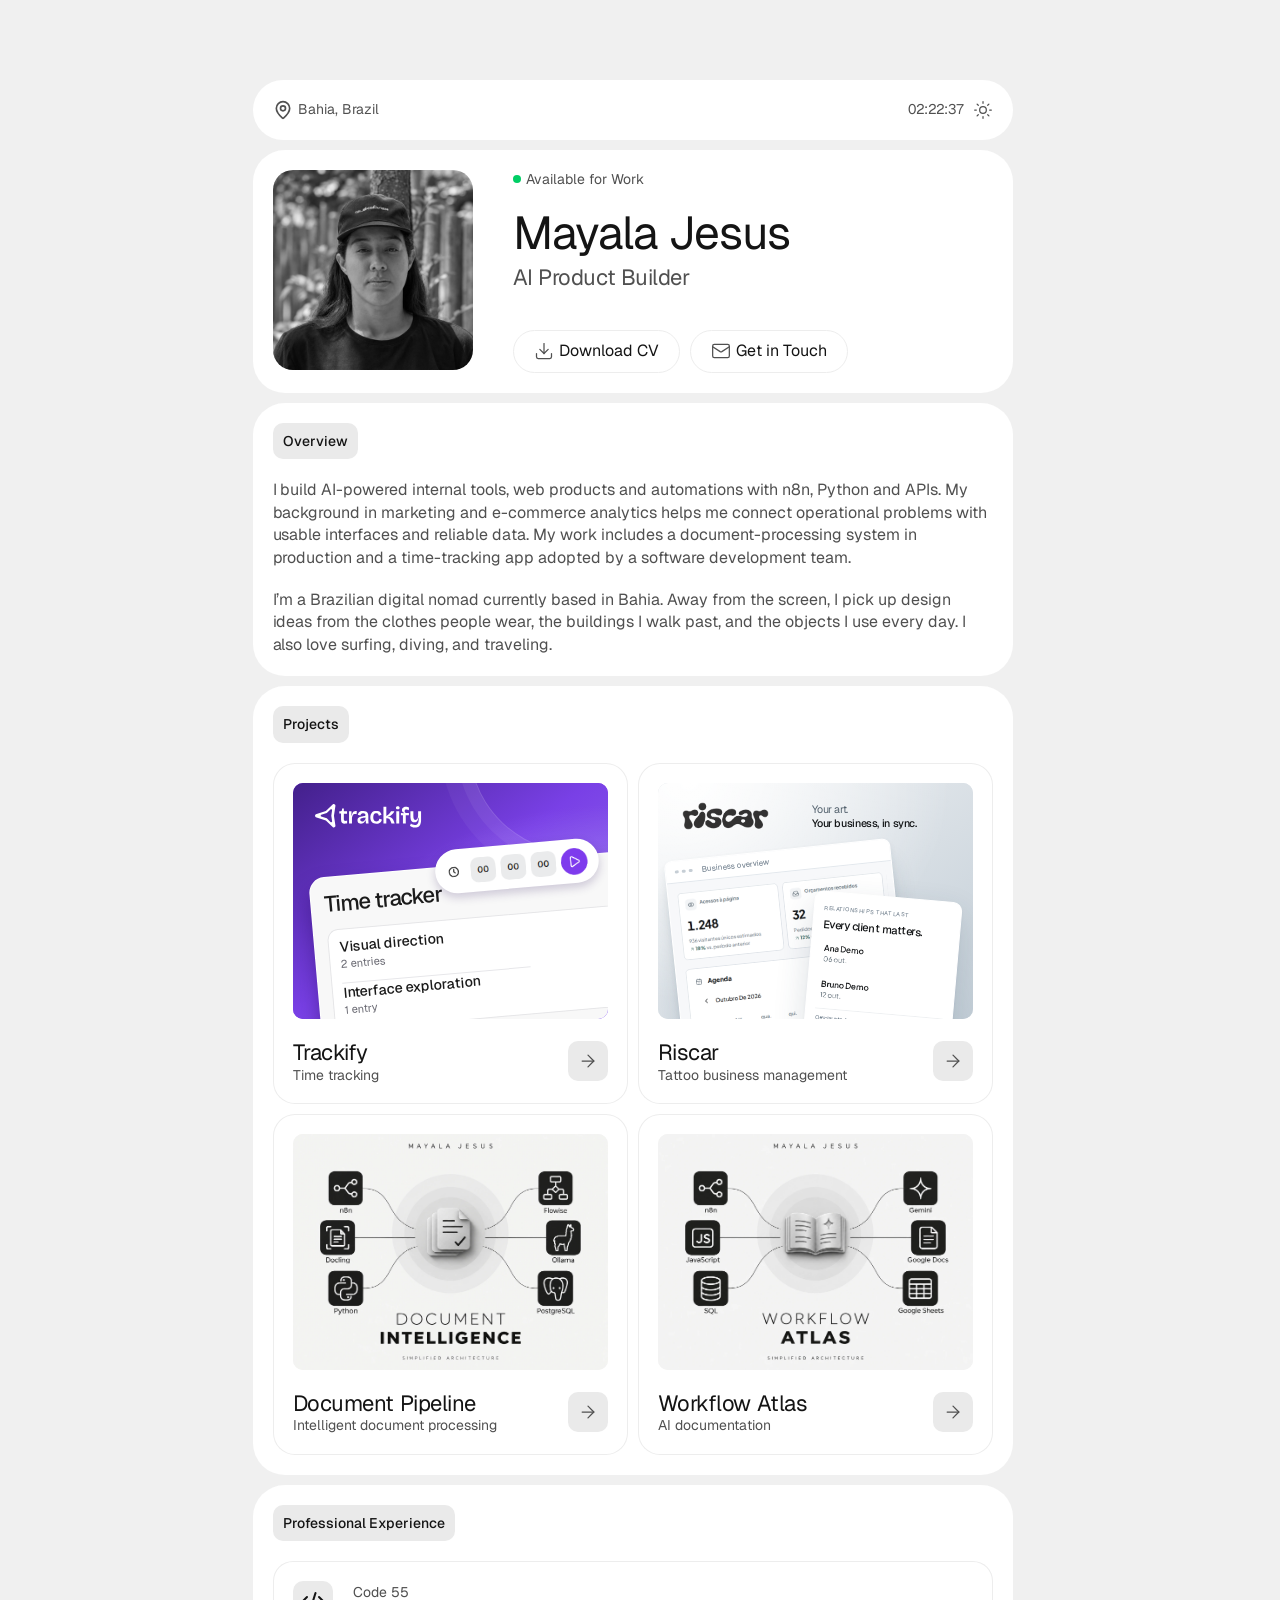
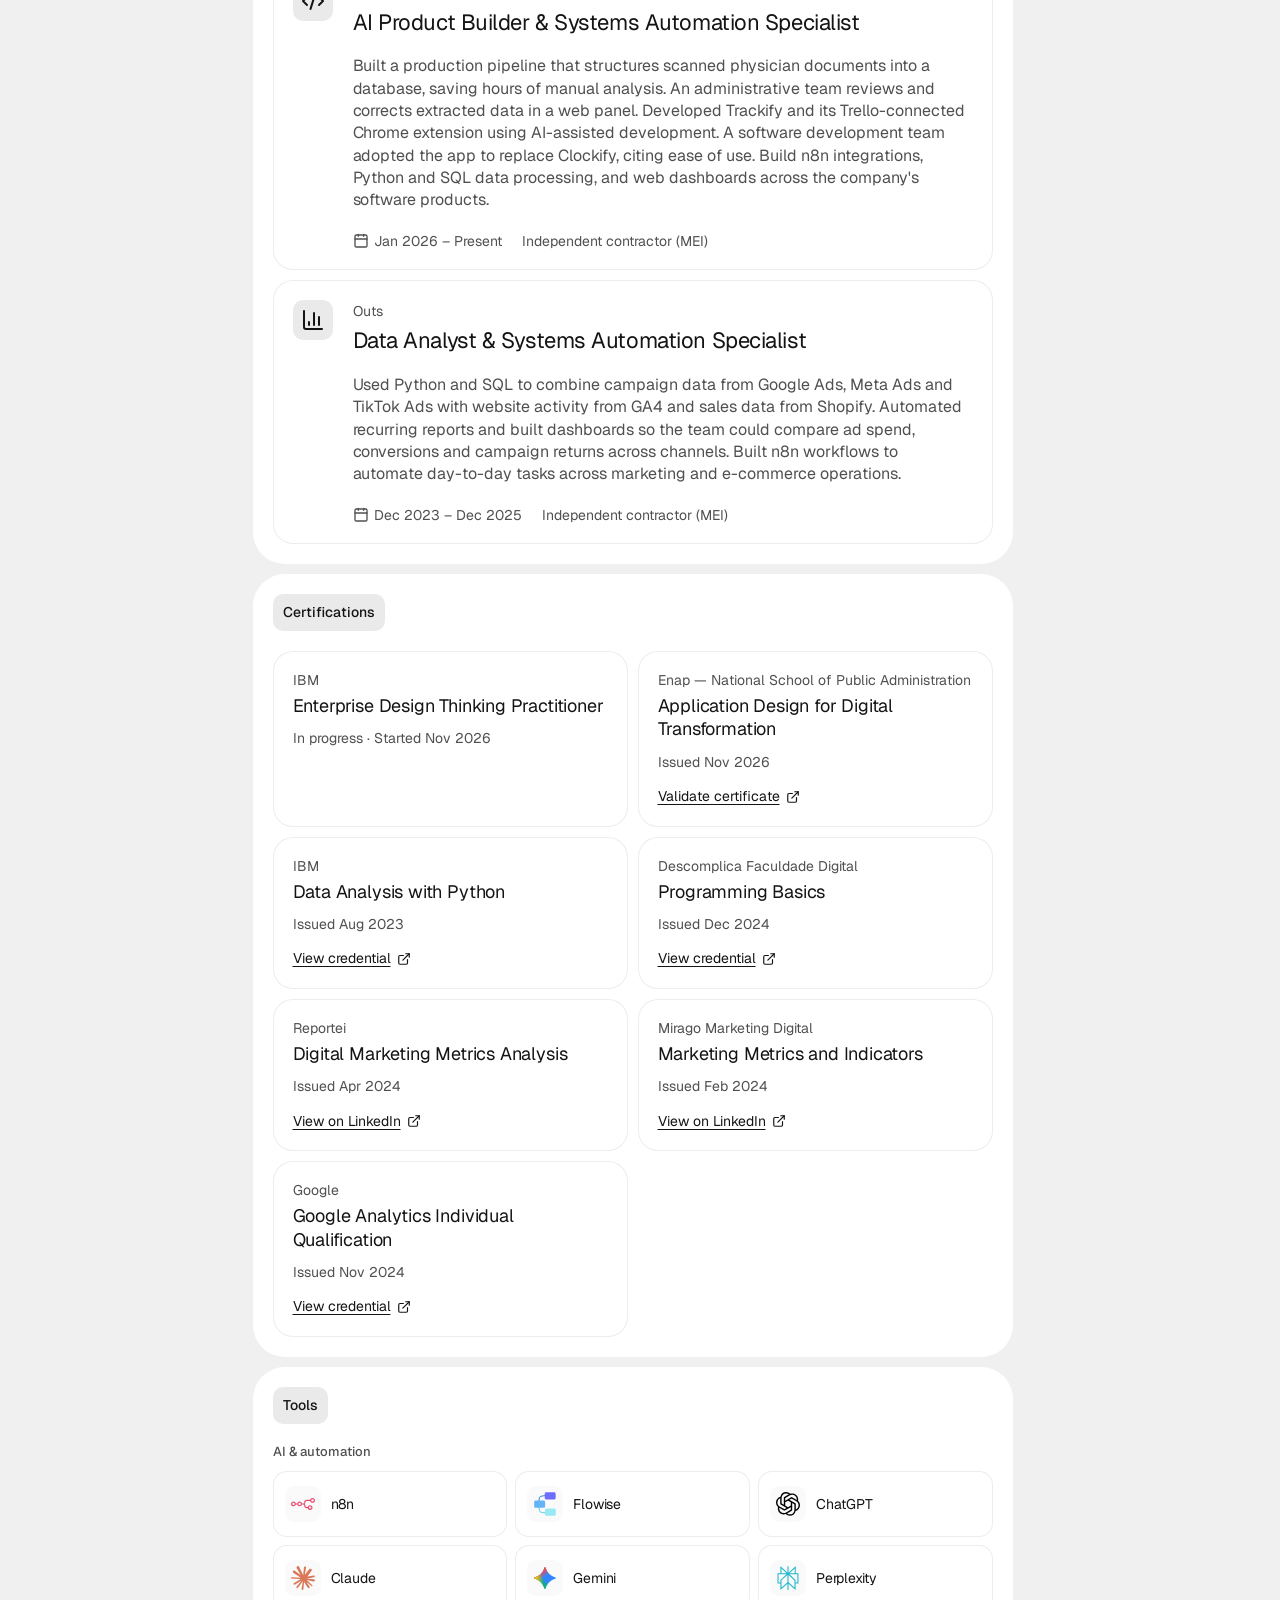
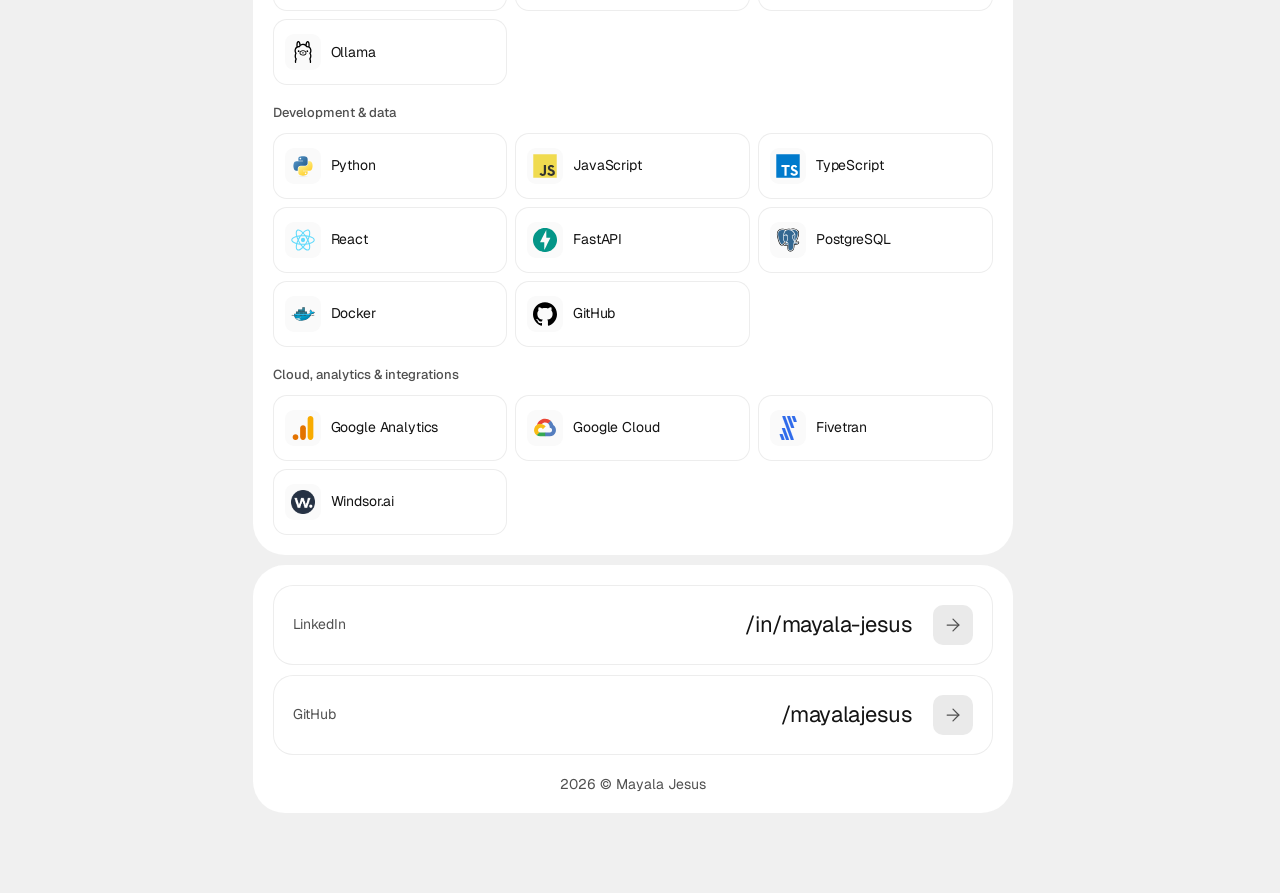
<file: index.html>
<!doctype html>
<html lang="en" data-theme="light">
<head>
  <meta charset="UTF-8"/>
  <meta name="viewport" content="width=device-width, initial-scale=1"/>
  <meta name="theme-color" content="#f0f0f0"/>
  <meta name="description" content="AI-powered internal tools, web products and automations. Explore Mayala Jesus’s work in product development, document intelligence and systems automation."/>
  <link rel="preload" href="/fonts/geist-regular.woff2" as="font" type="font/woff2" crossorigin/>
  <title>Mayala Jesus — AI Product Builder</title>
  <script>
    try {
      const preference = localStorage.getItem("portfolio-theme");
      if (preference === "dark" || (!preference && matchMedia("(prefers-color-scheme: dark)").matches)) {
        document.documentElement.dataset.theme = "dark";
        document.querySelector('meta[name="theme-color"]').content = "#141414";
      }
    } catch { /* The light theme works without storage. */ }
  </script>
  <script type="module" crossorigin src="/assets/index-BPAJ7MoP.js"></script>
  <link rel="stylesheet" crossorigin href="/assets/index-6wSZ3mUu.css">
<link rel="canonical" href="https://mayalajesus.github.io/"/>
<meta property="og:title" content="Mayala Jesus — AI Product Builder"/>
<meta property="og:description" content="AI-powered internal tools, web products and automations. Explore Mayala Jesus’s work in product development, document intelligence and systems automation."/>
<meta property="og:url" content="https://mayalajesus.github.io/"/>
<meta property="og:type" content="website"/>
</head>
<body><div id="root"></div></body>
</html>
</file>
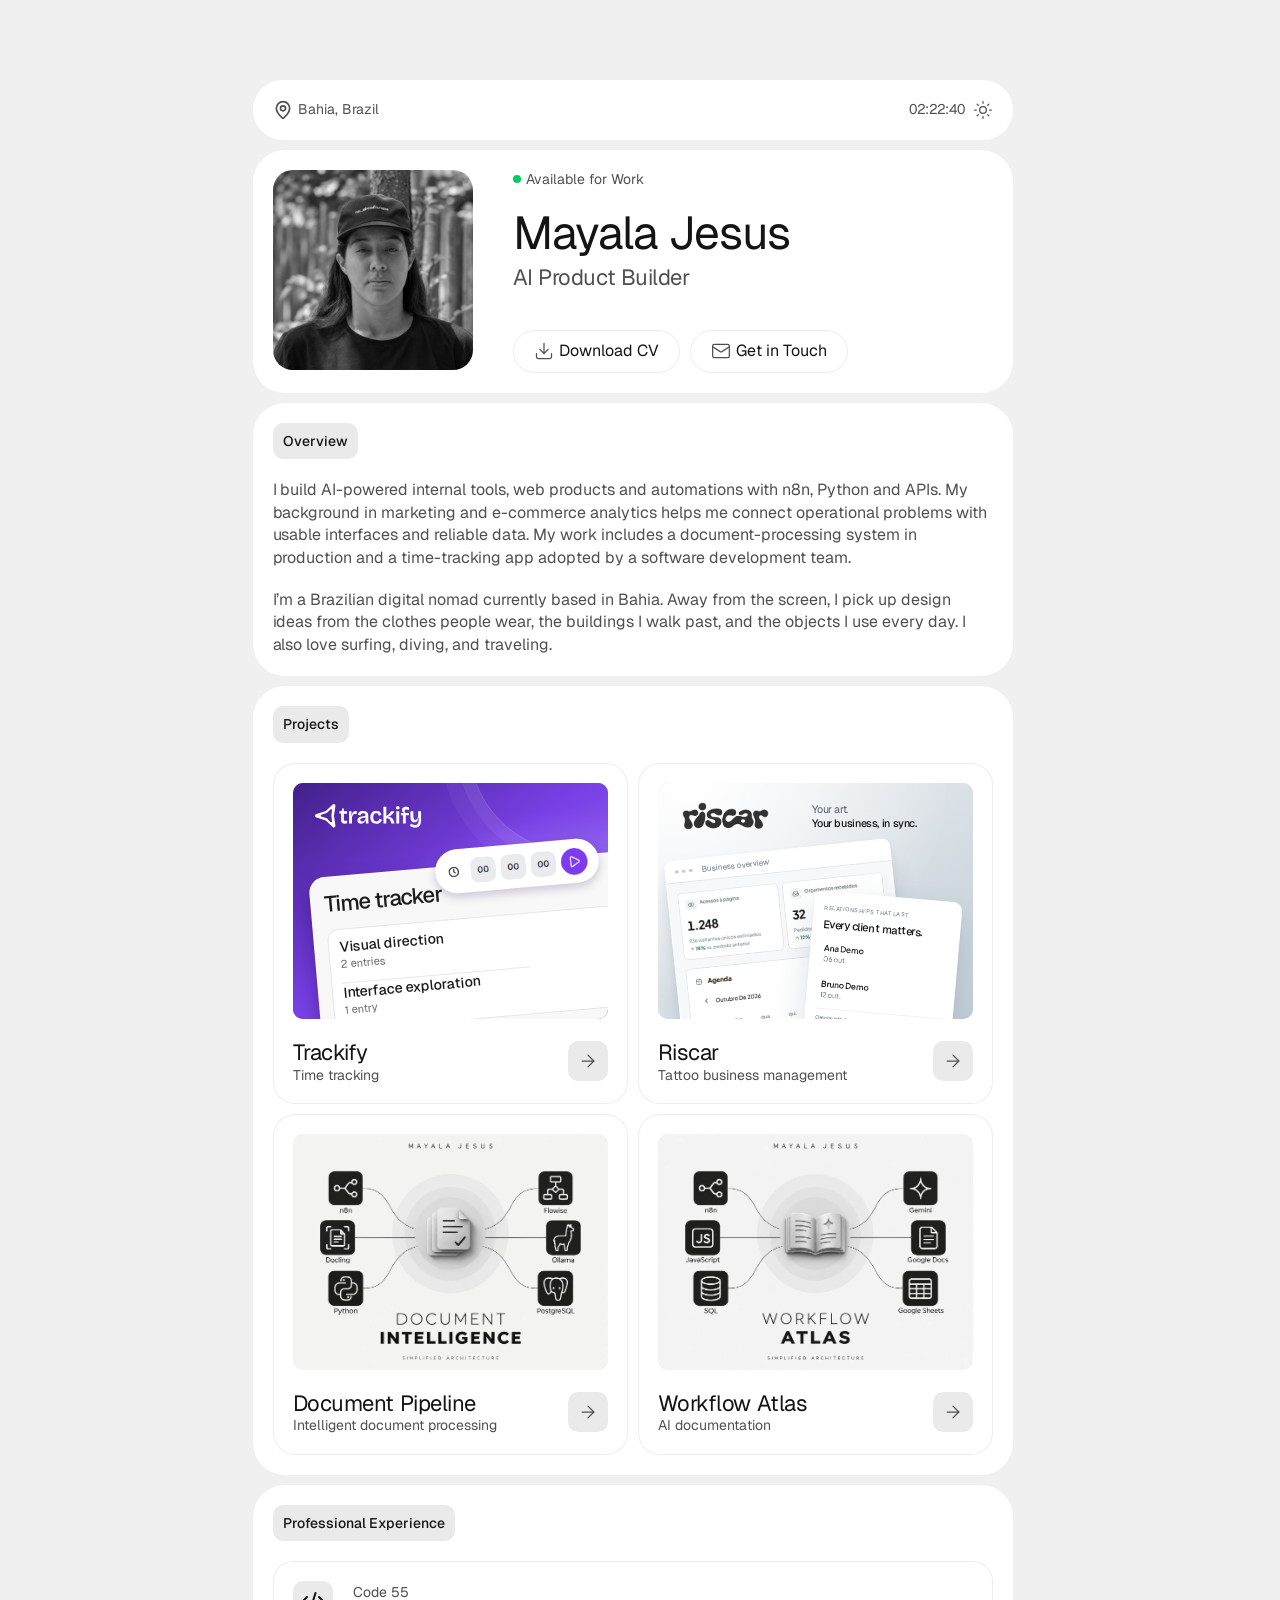
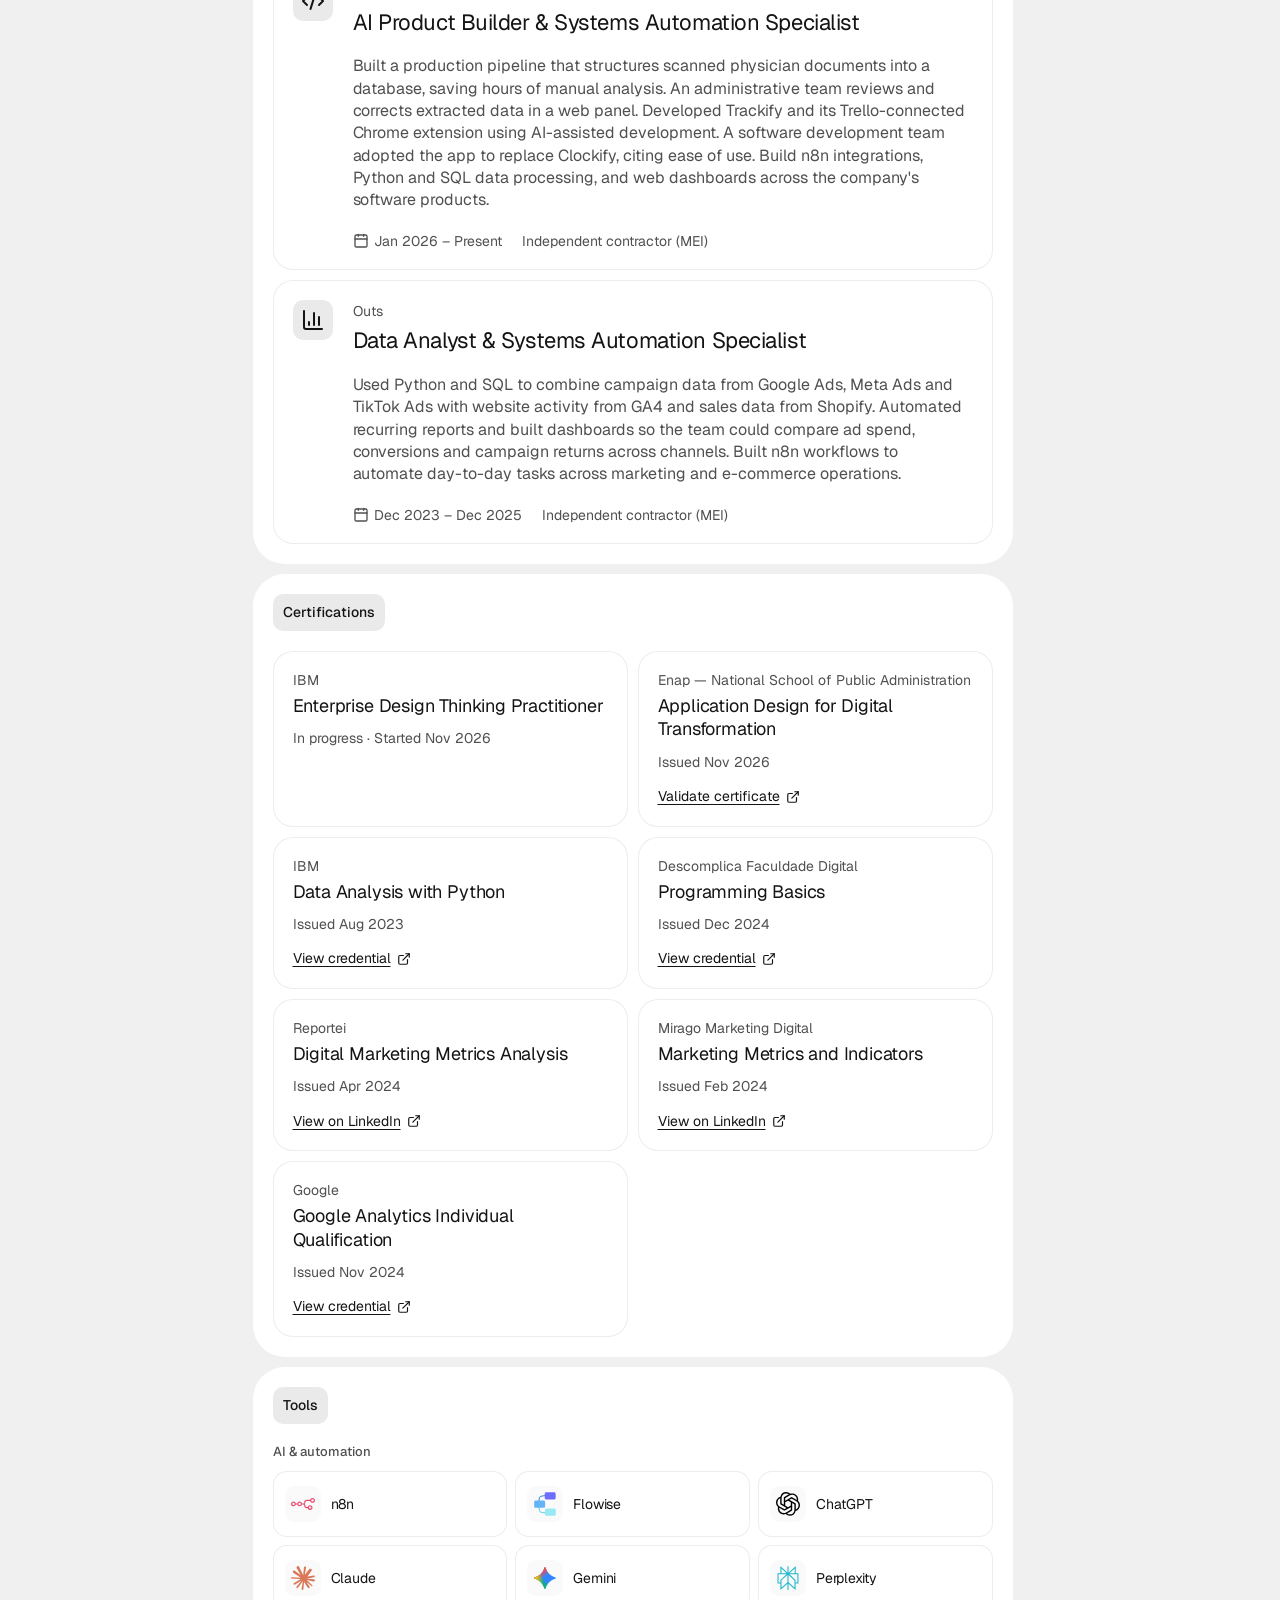
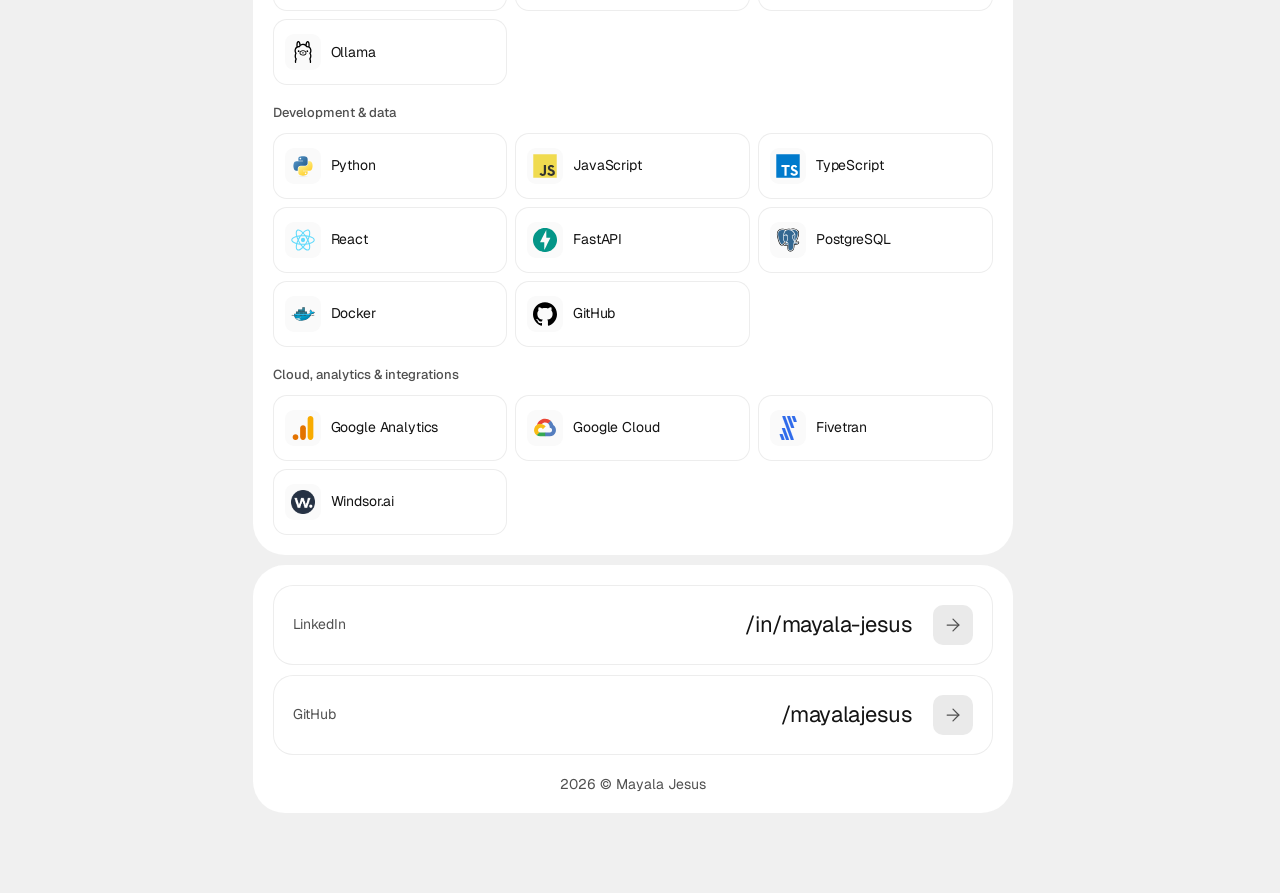
<file: projects/document-pipeline/index.html>
<!doctype html>
<html lang="en" data-theme="light">
<head>
  <meta charset="UTF-8"/>
  <meta name="viewport" content="width=device-width, initial-scale=1"/>
  <meta name="theme-color" content="#f0f0f0"/>
  <meta name="description" content="Turn scanned physician documents into structured records with local AI, validation and human review."/>
  <link rel="preload" href="/fonts/geist-regular.woff2" as="font" type="font/woff2" crossorigin/>
  <title>Document Pipeline — Mayala Jesus</title>
  <script>
    try {
      const preference = localStorage.getItem("portfolio-theme");
      if (preference === "dark" || (!preference && matchMedia("(prefers-color-scheme: dark)").matches)) {
        document.documentElement.dataset.theme = "dark";
        document.querySelector('meta[name="theme-color"]').content = "#141414";
      }
    } catch { /* The light theme works without storage. */ }
  </script>
  <script type="module" crossorigin src="/assets/index-BPAJ7MoP.js"></script>
  <link rel="stylesheet" crossorigin href="/assets/index-6wSZ3mUu.css">
<link rel="canonical" href="https://mayalajesus.github.io/projects/document-pipeline/"/>
<meta property="og:title" content="Document Pipeline — Mayala Jesus"/>
<meta property="og:description" content="Turn scanned physician documents into structured records with local AI, validation and human review."/>
<meta property="og:url" content="https://mayalajesus.github.io/projects/document-pipeline/"/>
<meta property="og:type" content="website"/>
</head>
<body><div id="root"></div></body>
</html>
</file>
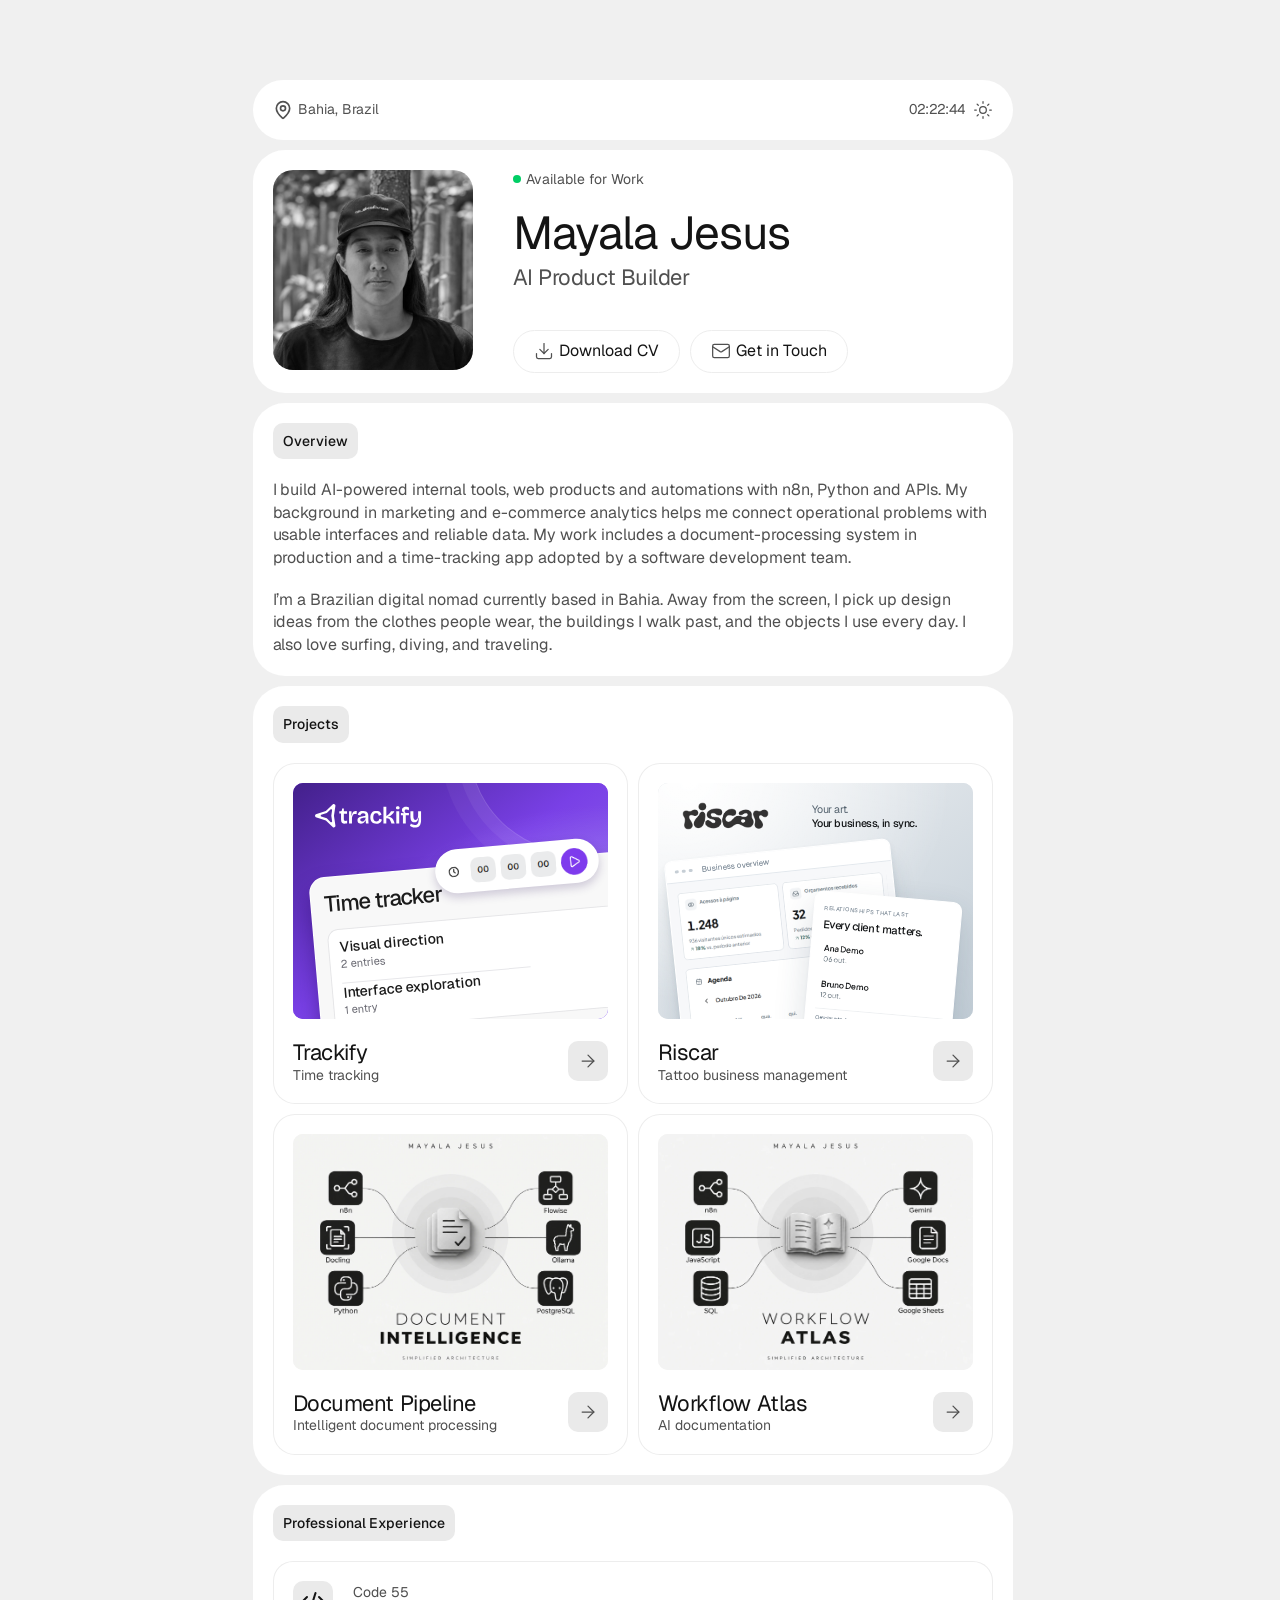
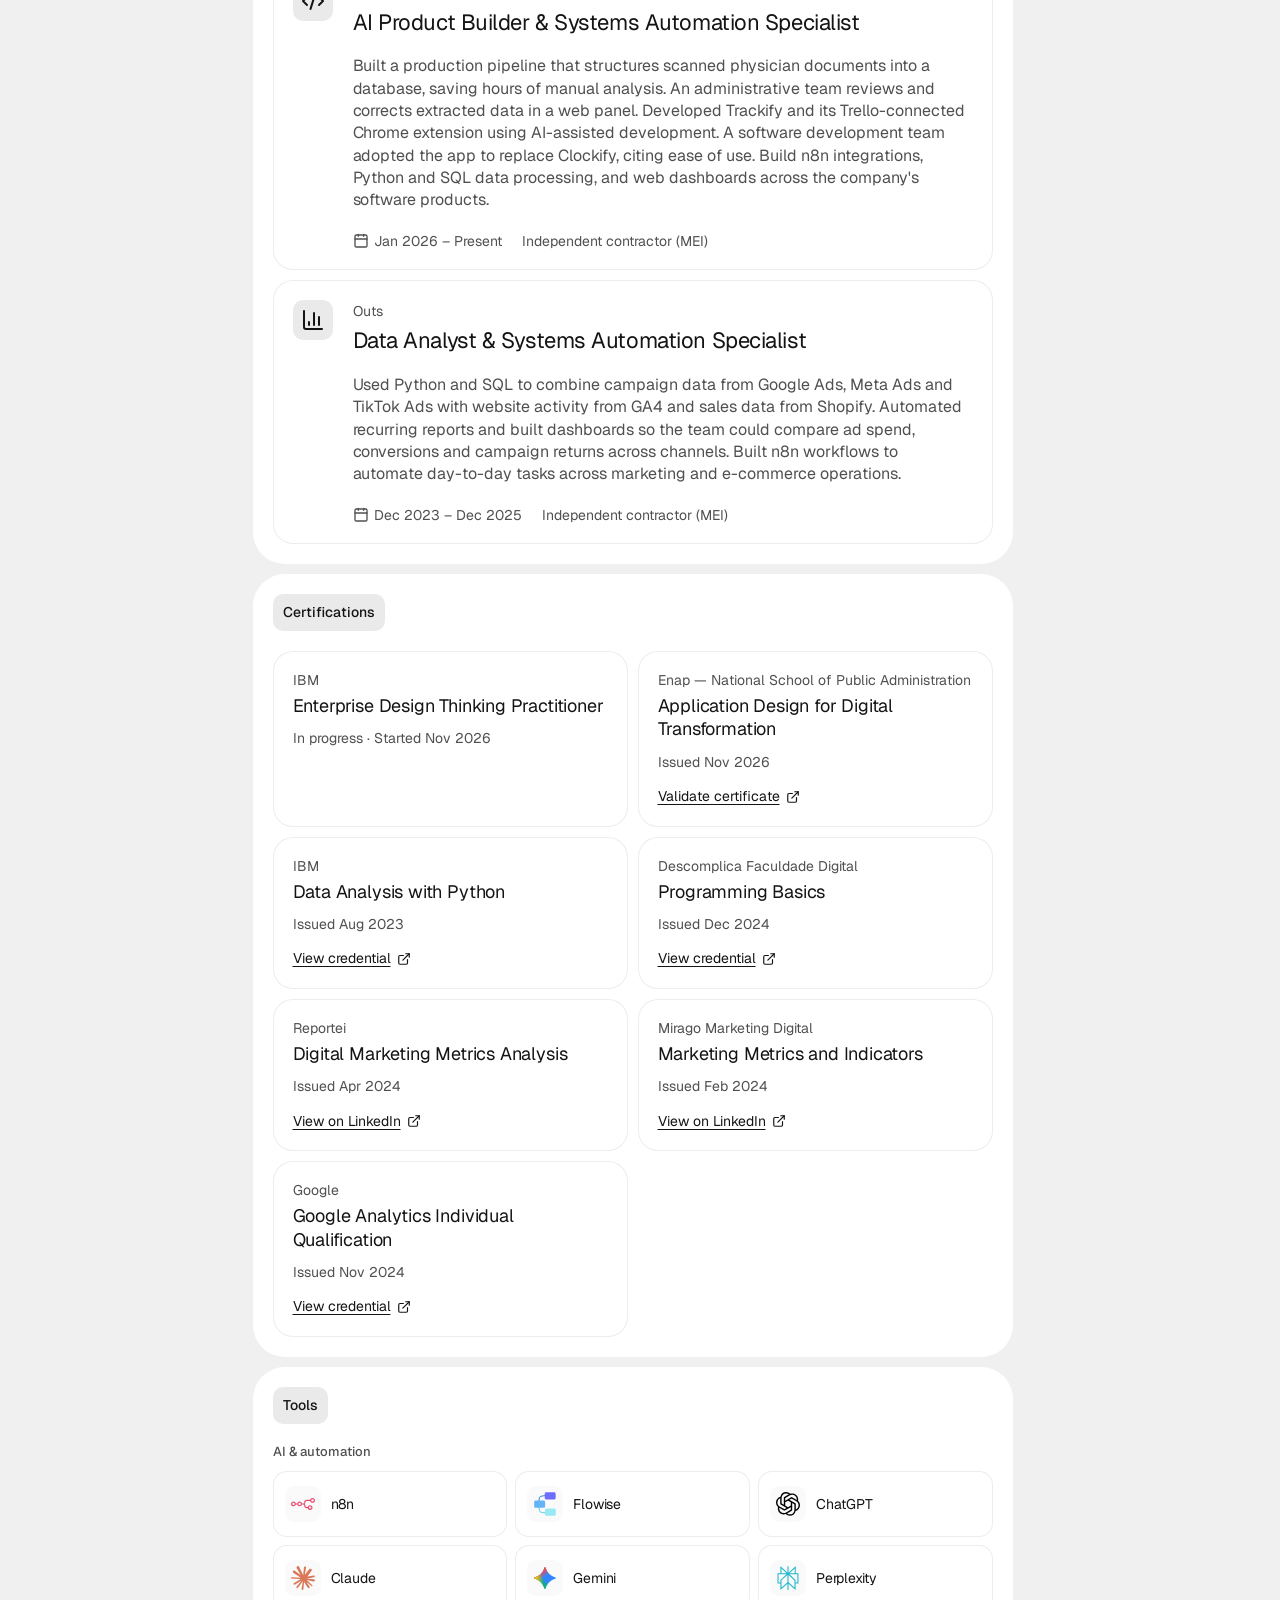
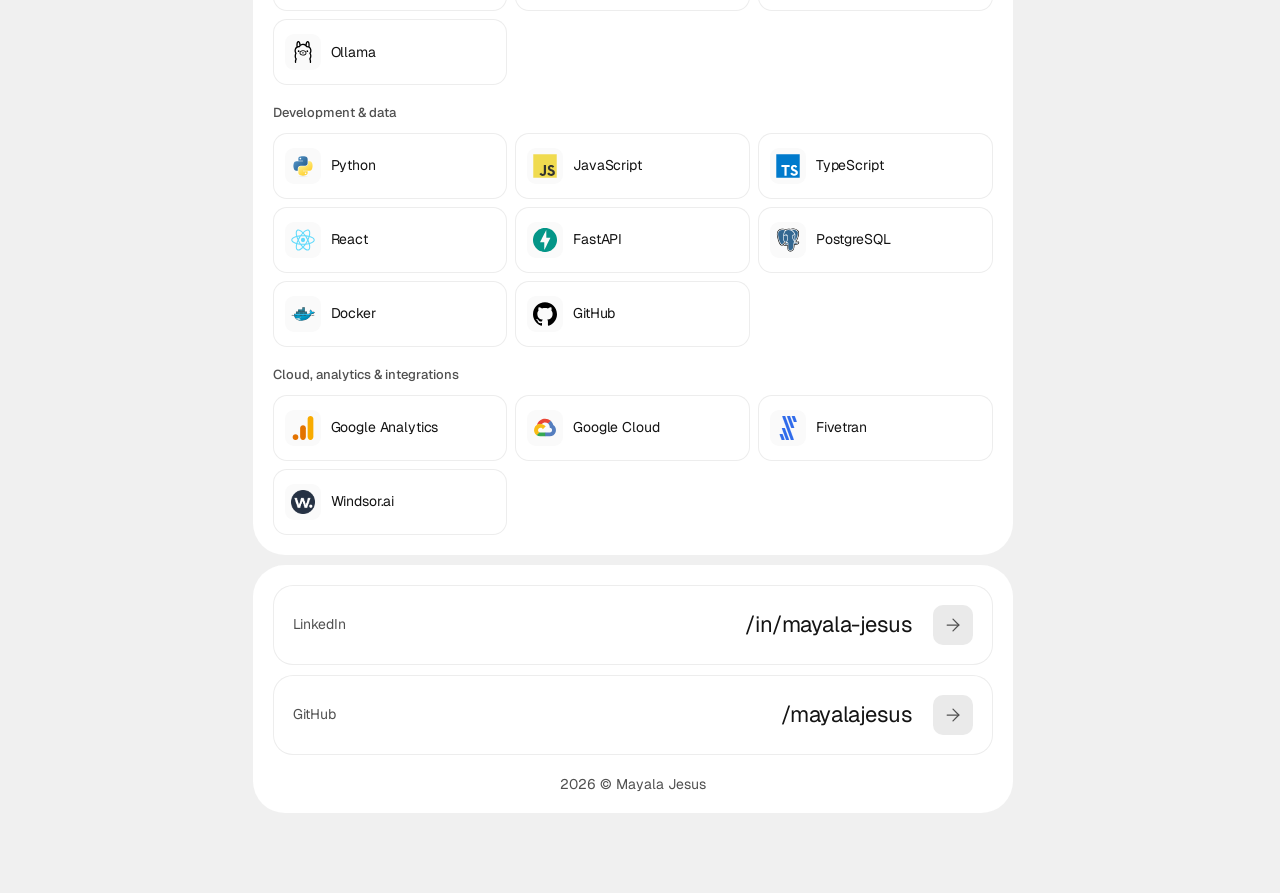
<file: projects/riscar/index.html>
<!doctype html>
<html lang="en" data-theme="light">
<head>
  <meta charset="UTF-8"/>
  <meta name="viewport" content="width=device-width, initial-scale=1"/>
  <meta name="theme-color" content="#f0f0f0"/>
  <meta name="description" content="A workspace for tattoo artists to manage enquiries, appointments and the relationship after each session."/>
  <link rel="preload" href="/fonts/geist-regular.woff2" as="font" type="font/woff2" crossorigin/>
  <title>Riscar — Mayala Jesus</title>
  <script>
    try {
      const preference = localStorage.getItem("portfolio-theme");
      if (preference === "dark" || (!preference && matchMedia("(prefers-color-scheme: dark)").matches)) {
        document.documentElement.dataset.theme = "dark";
        document.querySelector('meta[name="theme-color"]').content = "#141414";
      }
    } catch { /* The light theme works without storage. */ }
  </script>
  <script type="module" crossorigin src="/assets/index-BPAJ7MoP.js"></script>
  <link rel="stylesheet" crossorigin href="/assets/index-6wSZ3mUu.css">
<link rel="canonical" href="https://mayalajesus.github.io/projects/riscar/"/>
<meta property="og:title" content="Riscar — Mayala Jesus"/>
<meta property="og:description" content="A workspace for tattoo artists to manage enquiries, appointments and the relationship after each session."/>
<meta property="og:url" content="https://mayalajesus.github.io/projects/riscar/"/>
<meta property="og:type" content="website"/>
</head>
<body><div id="root"></div></body>
</html>
</file>
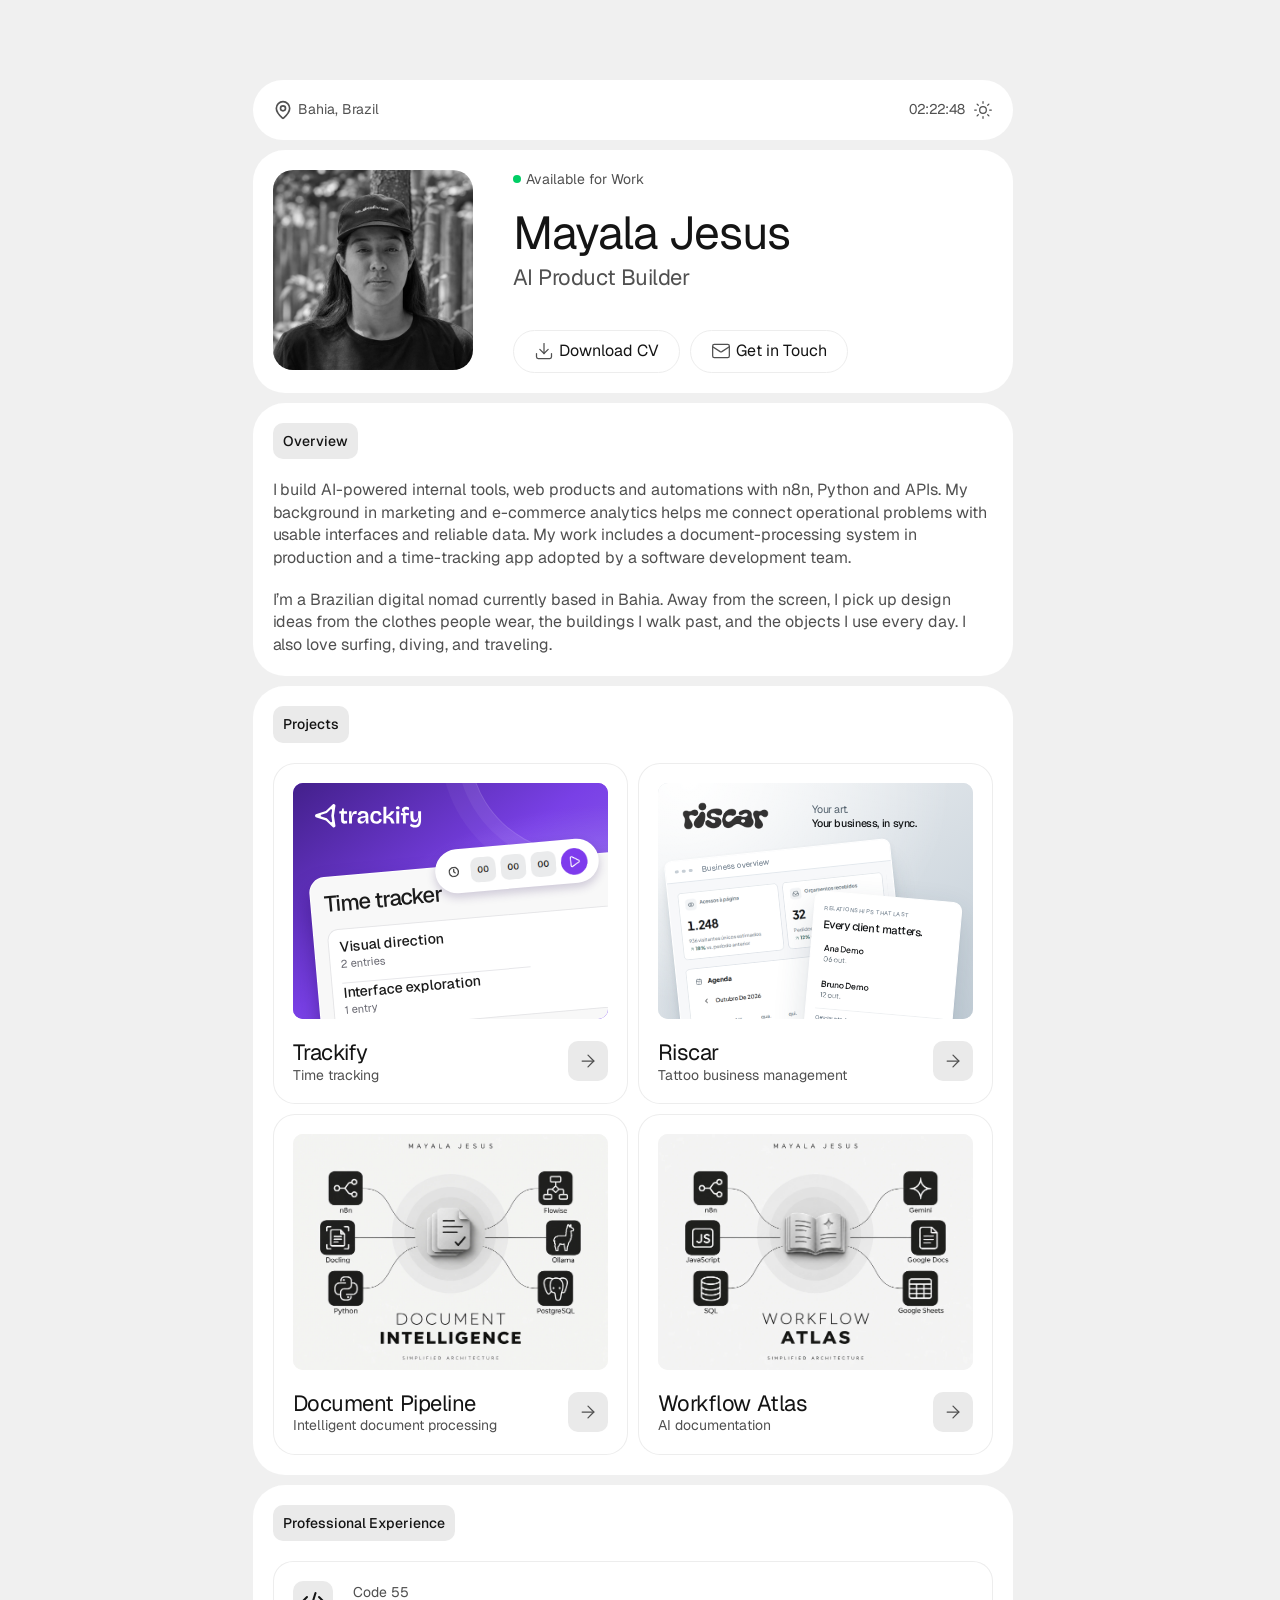
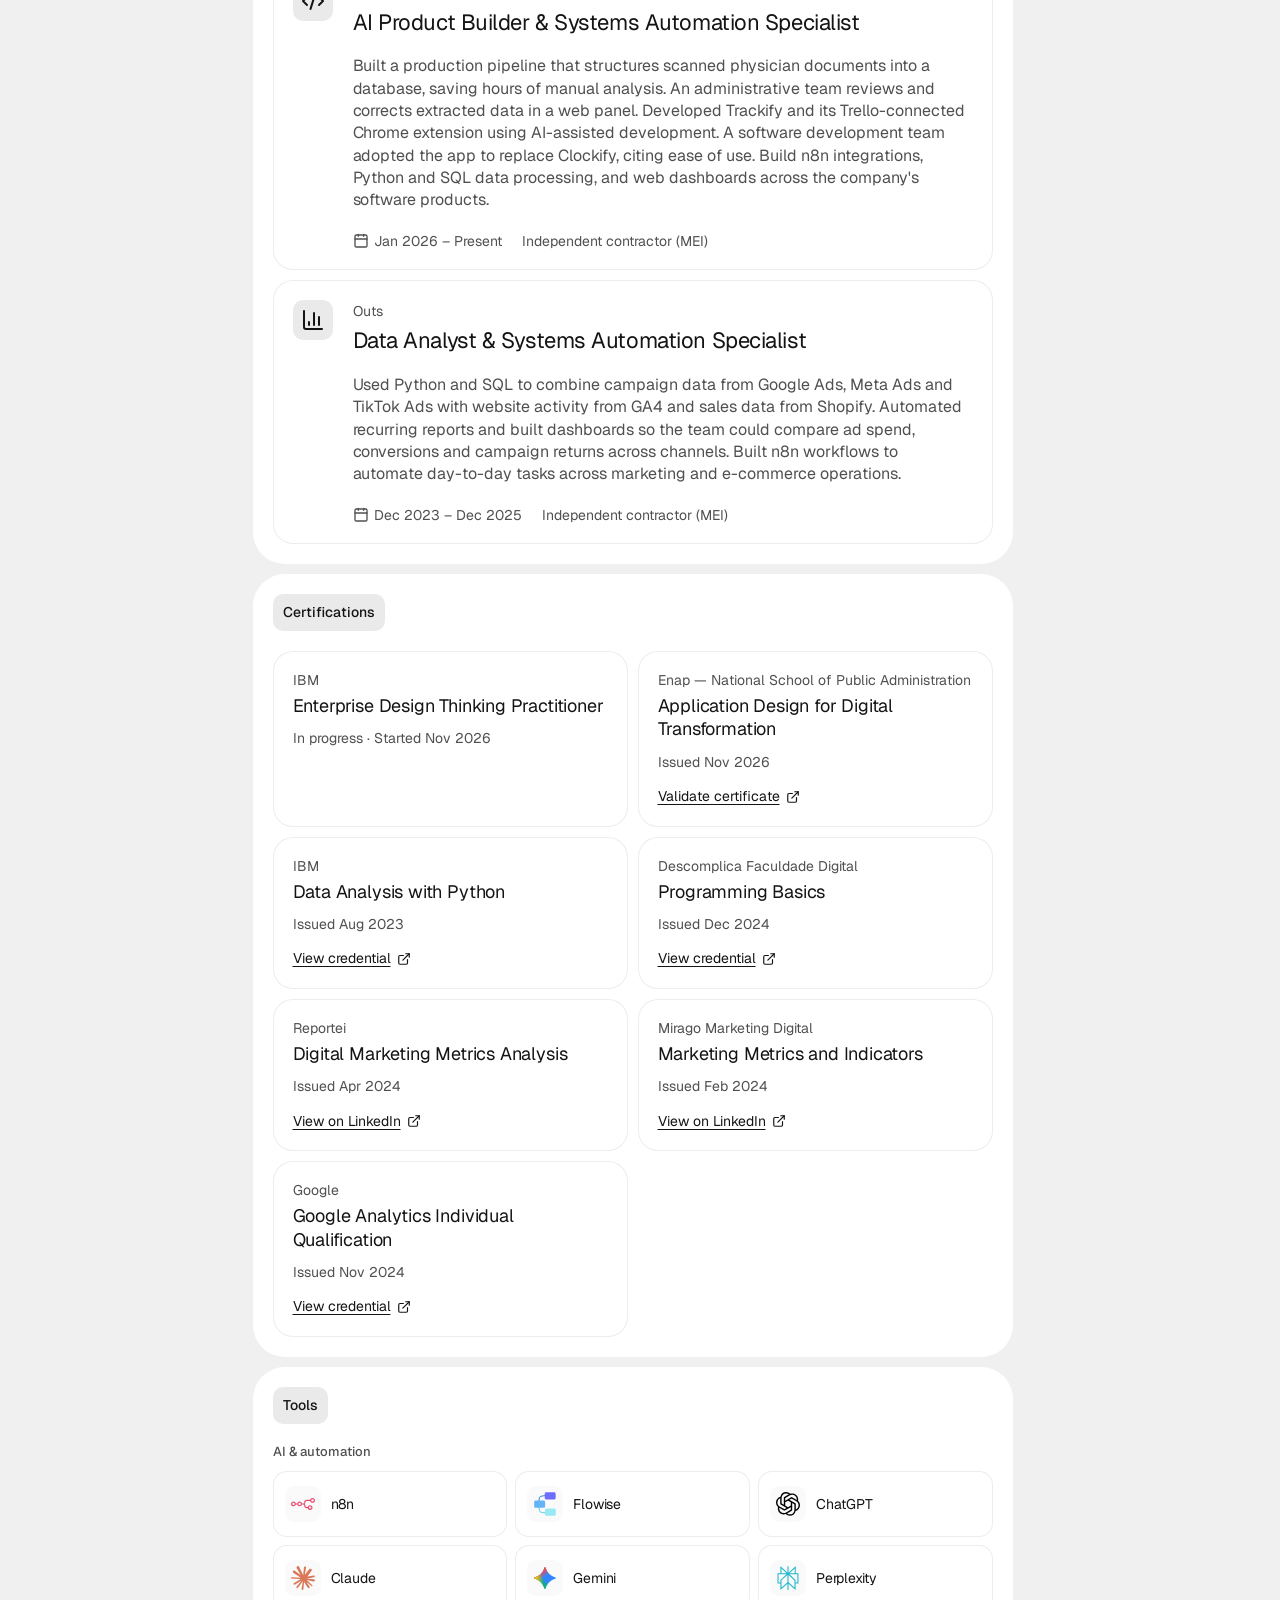
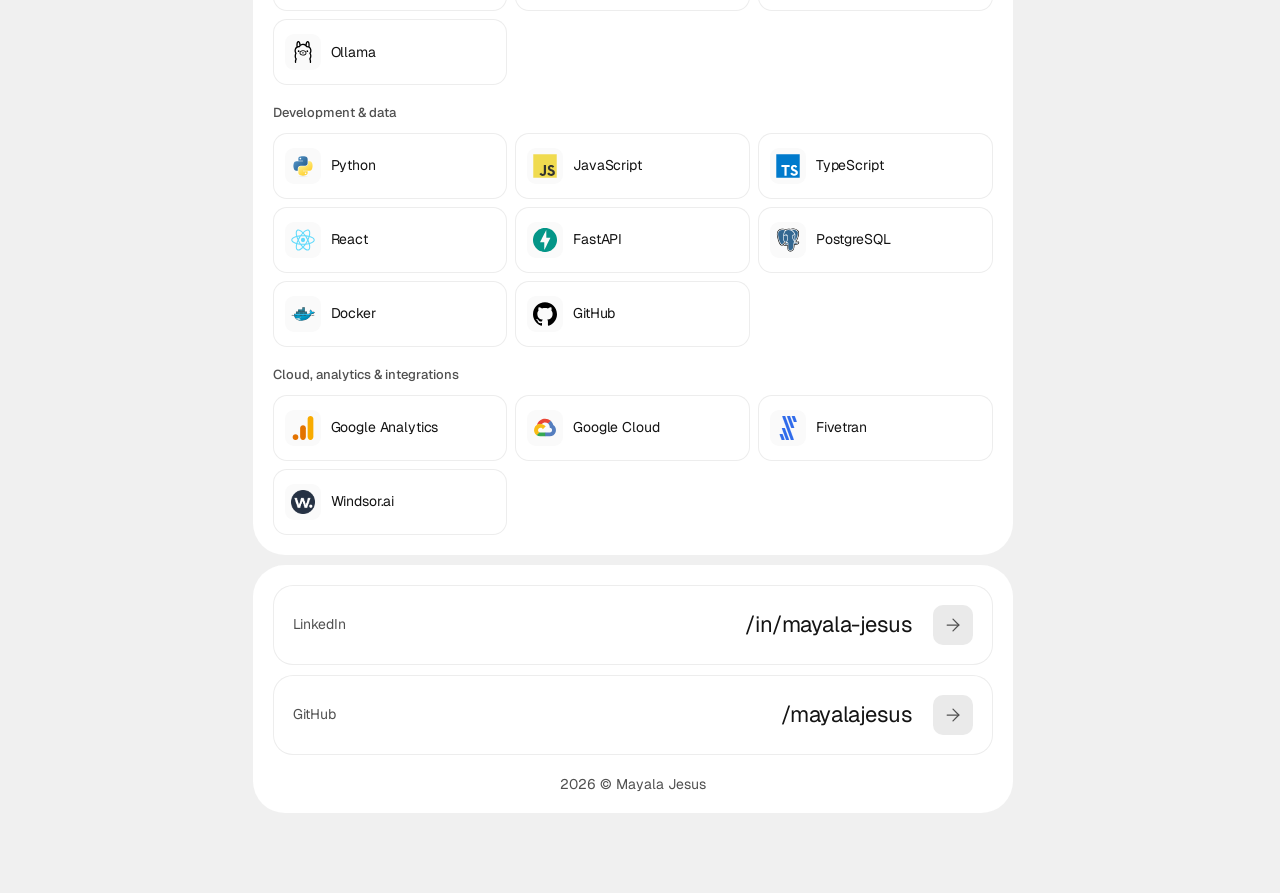
<file: projects/trackify/index.html>
<!doctype html>
<html lang="en" data-theme="light">
<head>
  <meta charset="UTF-8"/>
  <meta name="viewport" content="width=device-width, initial-scale=1"/>
  <meta name="theme-color" content="#f0f0f0"/>
  <meta name="description" content="Time tracking for freelancers and teams"/>
  <link rel="preload" href="/fonts/geist-regular.woff2" as="font" type="font/woff2" crossorigin/>
  <title>Trackify — Mayala Jesus</title>
  <script>
    try {
      const preference = localStorage.getItem("portfolio-theme");
      if (preference === "dark" || (!preference && matchMedia("(prefers-color-scheme: dark)").matches)) {
        document.documentElement.dataset.theme = "dark";
        document.querySelector('meta[name="theme-color"]').content = "#141414";
      }
    } catch { /* The light theme works without storage. */ }
  </script>
  <script type="module" crossorigin src="/assets/index-BPAJ7MoP.js"></script>
  <link rel="stylesheet" crossorigin href="/assets/index-6wSZ3mUu.css">
<link rel="canonical" href="https://mayalajesus.github.io/projects/trackify/"/>
<meta property="og:title" content="Trackify — Mayala Jesus"/>
<meta property="og:description" content="Time tracking for freelancers and teams"/>
<meta property="og:url" content="https://mayalajesus.github.io/projects/trackify/"/>
<meta property="og:type" content="website"/>
</head>
<body><div id="root"></div></body>
</html>
</file>
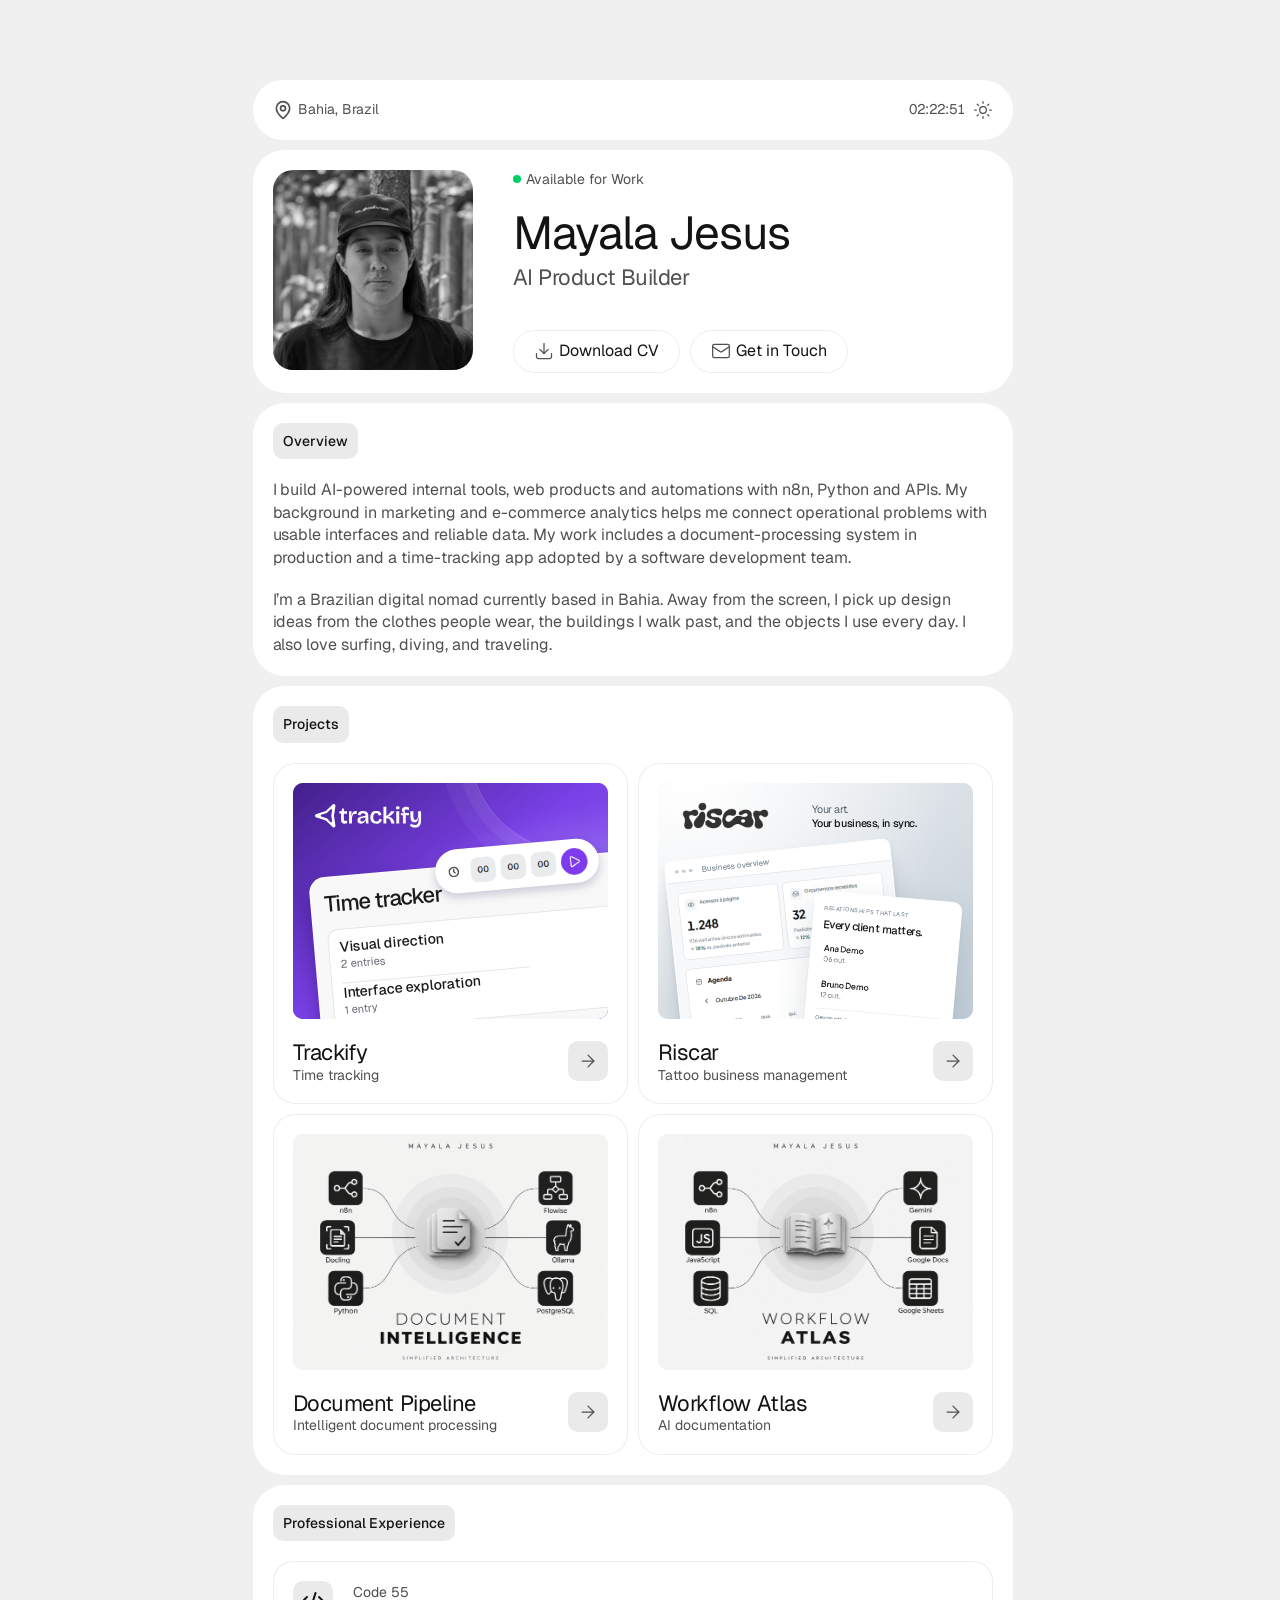
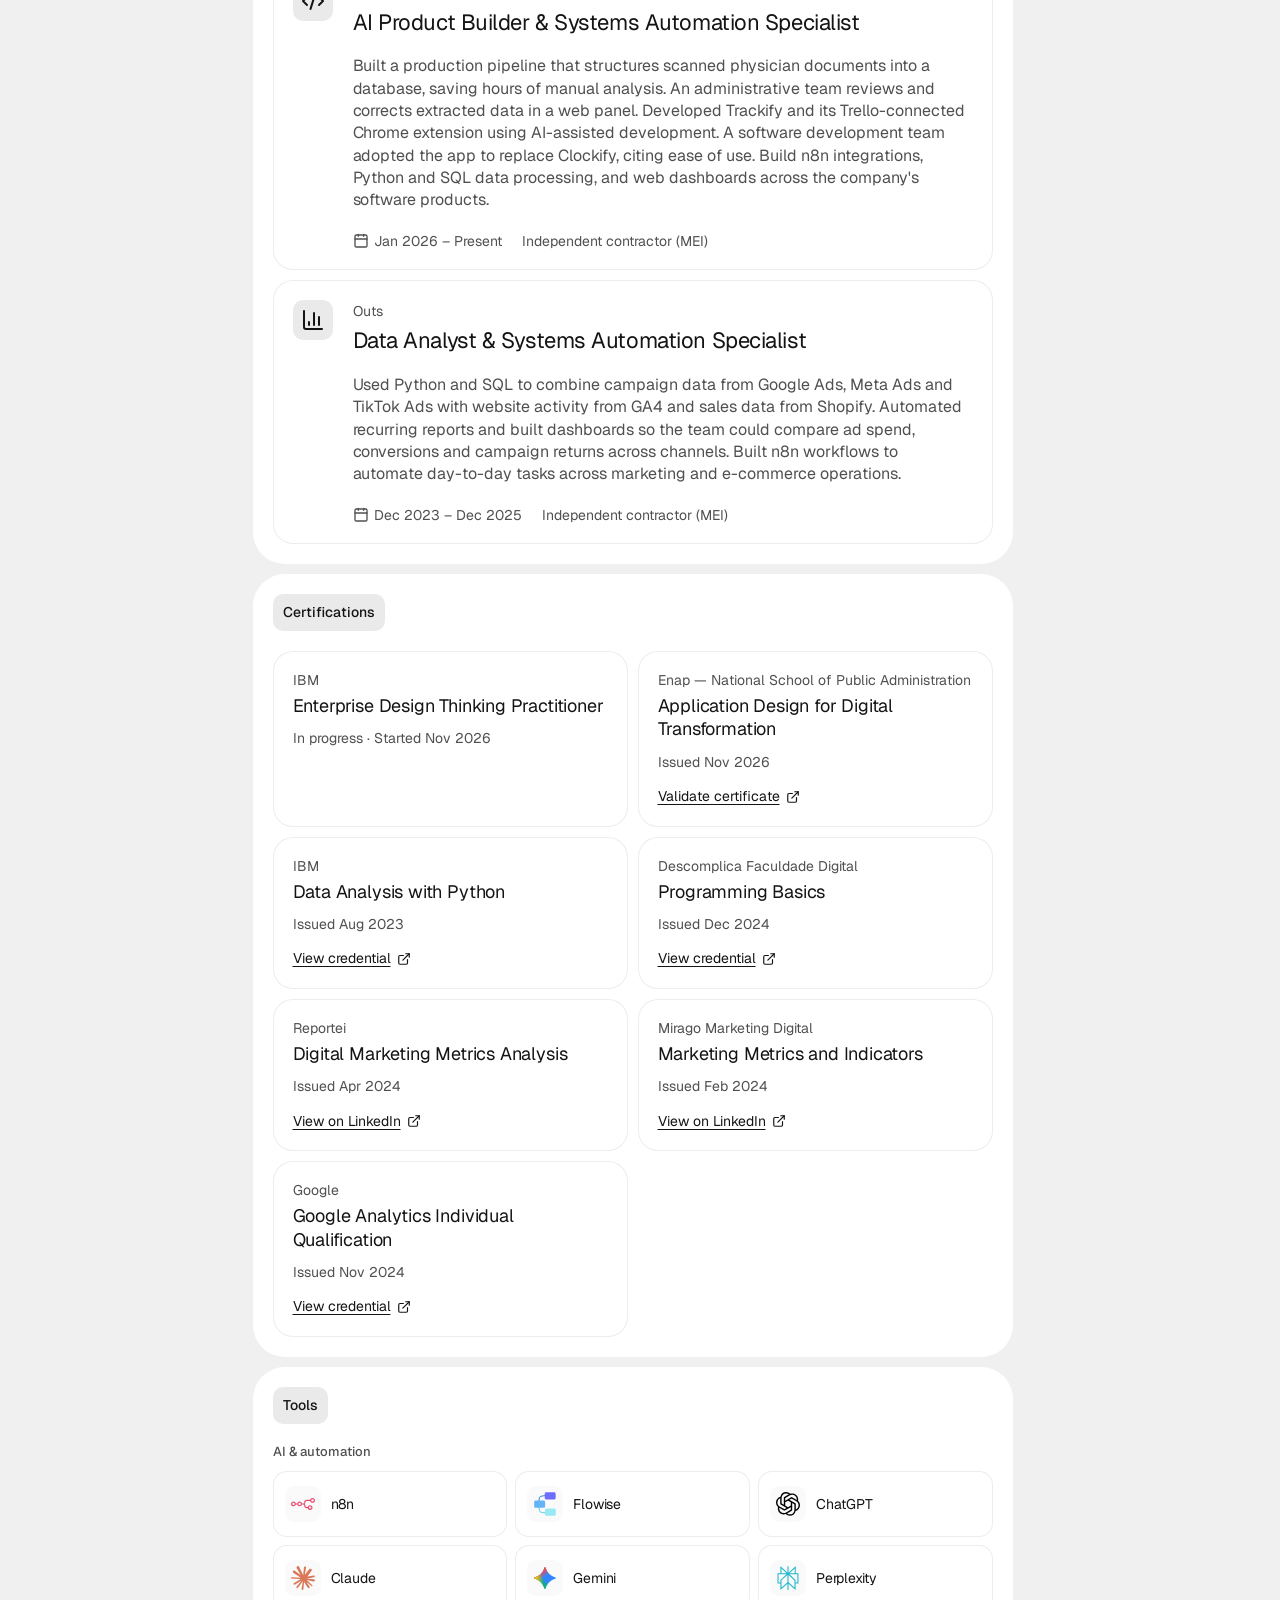
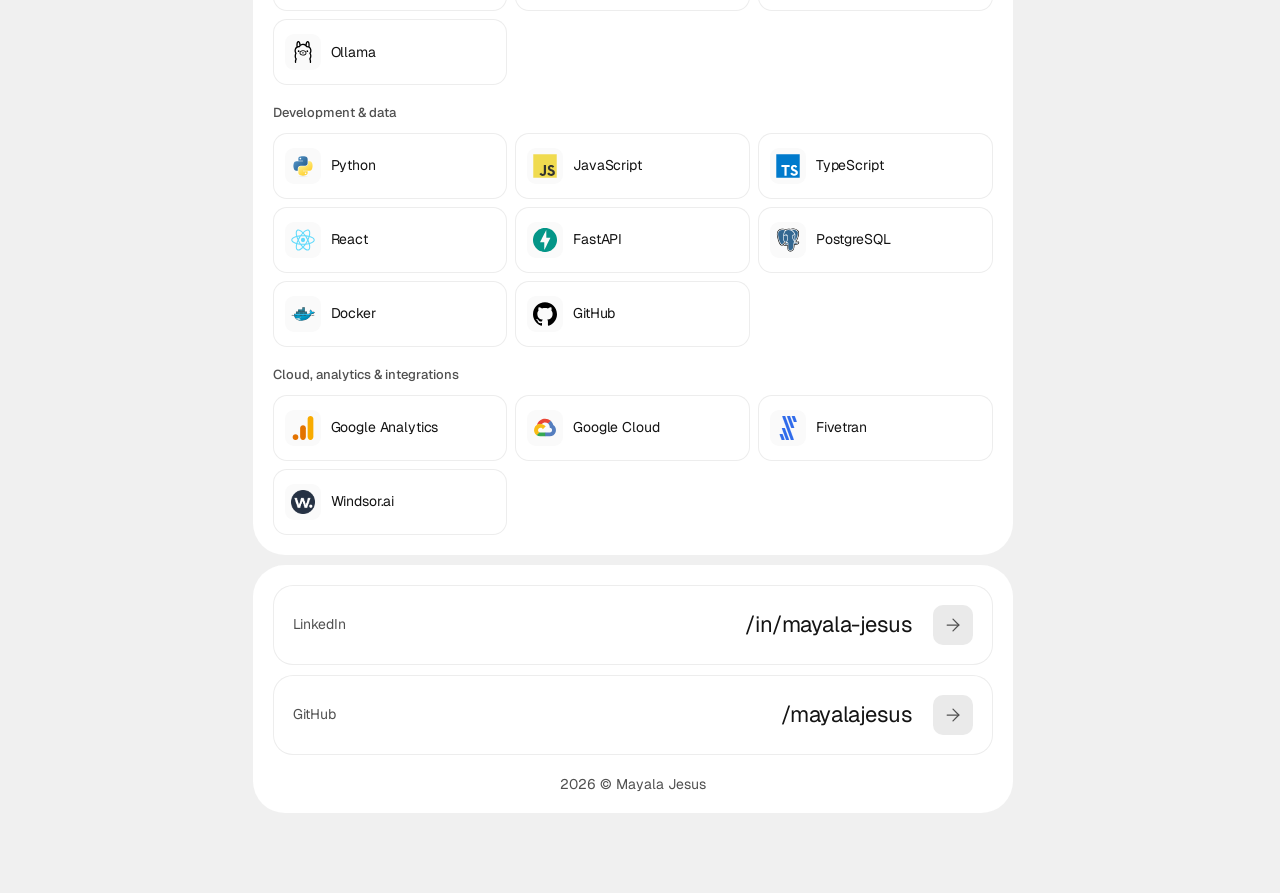
<file: projects/workflow-atlas/index.html>
<!doctype html>
<html lang="en" data-theme="light">
<head>
  <meta charset="UTF-8"/>
  <meta name="viewport" content="width=device-width, initial-scale=1"/>
  <meta name="theme-color" content="#f0f0f0"/>
  <meta name="description" content="An automated catalogue that keeps workflow documentation connected to the systems it describes."/>
  <link rel="preload" href="/fonts/geist-regular.woff2" as="font" type="font/woff2" crossorigin/>
  <title>Workflow Atlas — Mayala Jesus</title>
  <script>
    try {
      const preference = localStorage.getItem("portfolio-theme");
      if (preference === "dark" || (!preference && matchMedia("(prefers-color-scheme: dark)").matches)) {
        document.documentElement.dataset.theme = "dark";
        document.querySelector('meta[name="theme-color"]').content = "#141414";
      }
    } catch { /* The light theme works without storage. */ }
  </script>
  <script type="module" crossorigin src="/assets/index-BPAJ7MoP.js"></script>
  <link rel="stylesheet" crossorigin href="/assets/index-6wSZ3mUu.css">
<link rel="canonical" href="https://mayalajesus.github.io/projects/workflow-atlas/"/>
<meta property="og:title" content="Workflow Atlas — Mayala Jesus"/>
<meta property="og:description" content="An automated catalogue that keeps workflow documentation connected to the systems it describes."/>
<meta property="og:url" content="https://mayalajesus.github.io/projects/workflow-atlas/"/>
<meta property="og:type" content="website"/>
</head>
<body><div id="root"></div></body>
</html>
</file>
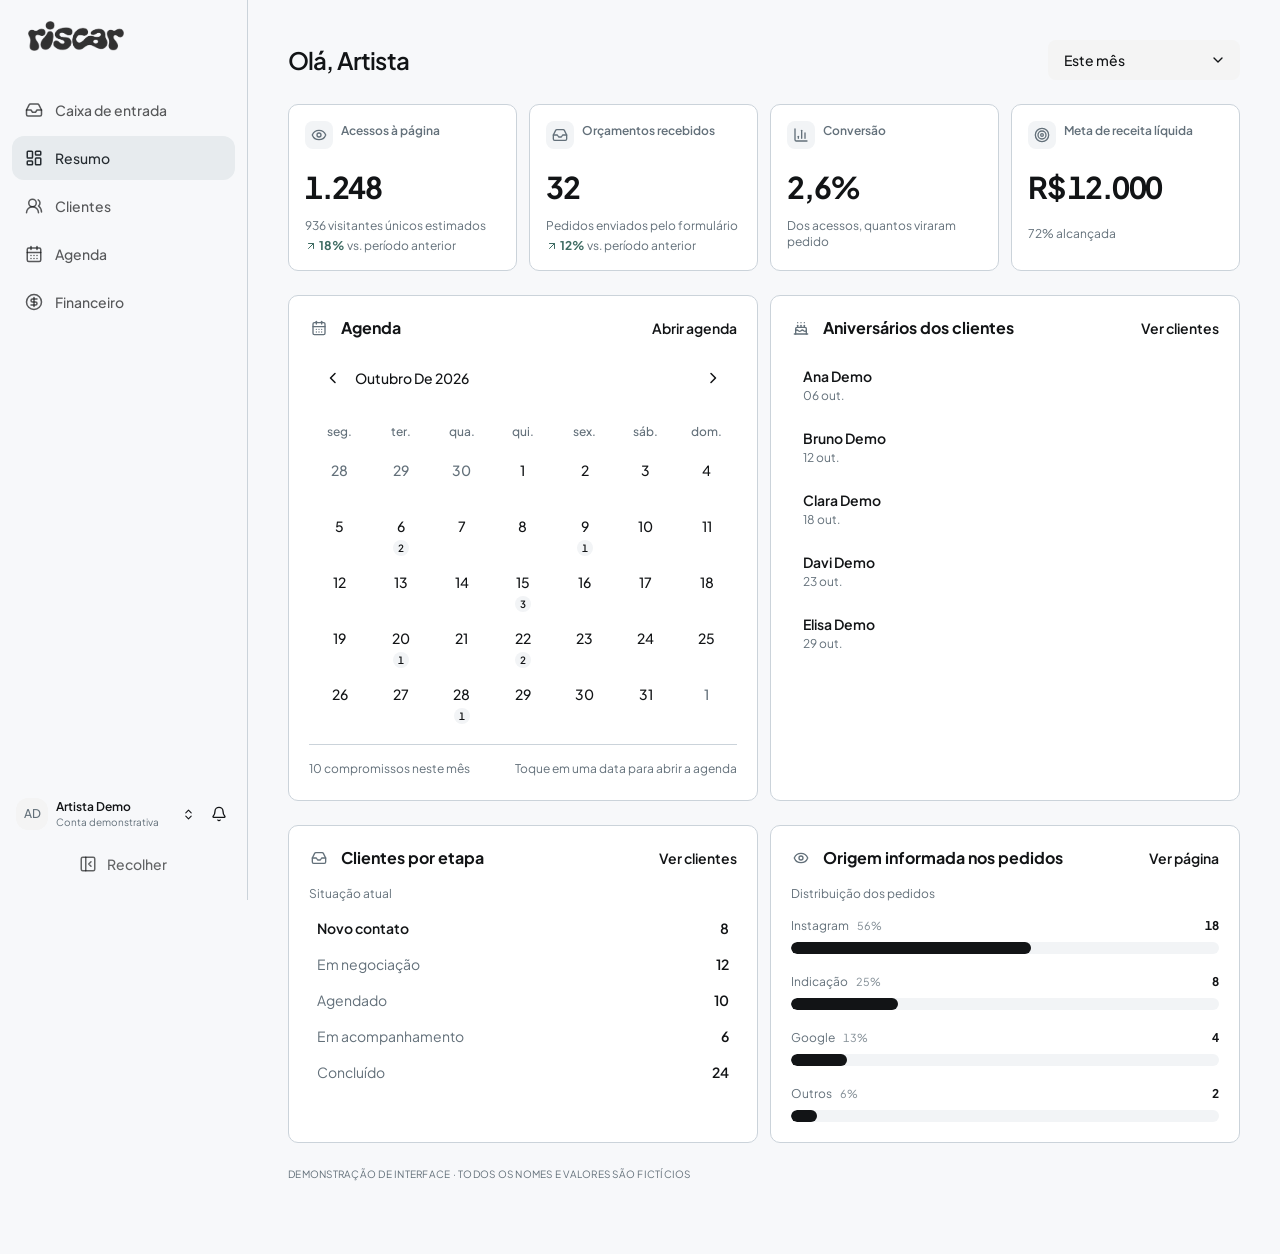
<file: demos/demo-riscar.html>
<!doctype html><html lang="pt-BR"><head><meta charset="UTF-8"/><meta name="viewport" content="width=device-width, initial-scale=1.0"/><meta name="robots" content="noindex"/><title>Riscar — demonstração de interface</title>  <script type="module" crossorigin src="/demos/assets/riscar-DzXABQGD.js"></script>
  <link rel="modulepreload" crossorigin href="/demos/assets/index-CNzyamFi.js">
  <link rel="stylesheet" crossorigin href="/demos/assets/riscar-B5ySuLDS.css">
</head><body><div id="root"></div></body></html>
</file>
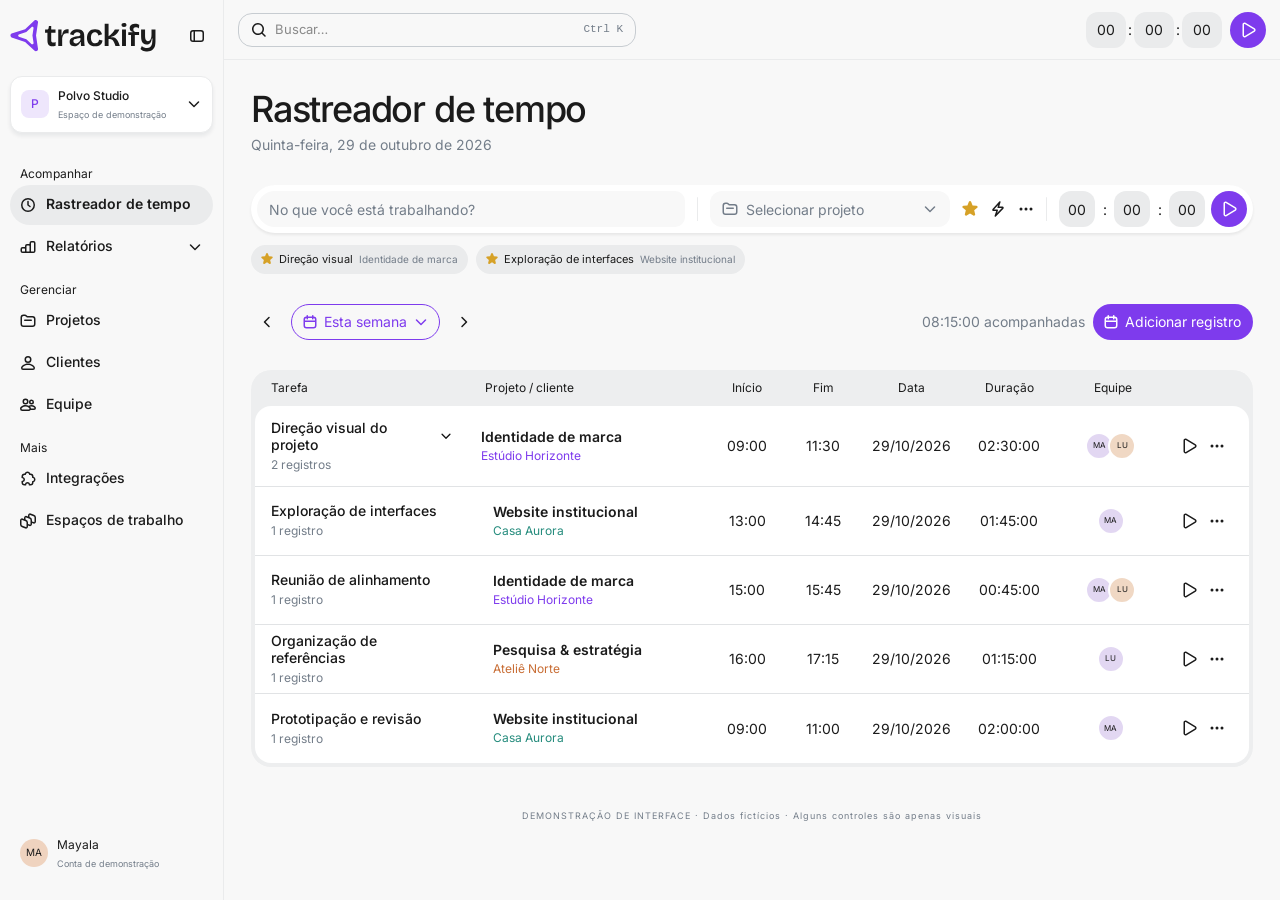
<file: demos/demo-trackify.html>
<!doctype html><html lang="pt-BR"><head><meta charset="UTF-8"/><meta name="viewport" content="width=device-width, initial-scale=1.0"/><meta name="robots" content="noindex"/><title>Trackify — demonstração de interface</title>  <script type="module" crossorigin src="/demos/assets/trackify-CFfhJcZ3.js"></script>
  <link rel="modulepreload" crossorigin href="/demos/assets/index-CNzyamFi.js">
  <link rel="stylesheet" crossorigin href="/demos/assets/trackify-Djlmo9Yc.css">
</head><body><div id="root"></div></body></html>
</file>
<file: assets/index-6wSZ3mUu.css>
@font-face{font-family:Geist;src:url(/fonts/geist-regular.woff2) format("woff2");font-weight:400;font-display:swap}@font-face{font-family:Geist;src:url(/fonts/geist-medium.woff2) format("woff2");font-weight:500;font-display:swap}:root{scrollbar-gutter:stable;color-scheme:light;--bg: #f0f0f0;--panel: #fff;--chip: #eaeaea;--line: #ededed;--fg: #141414;--muted: #505050;--hover: #e3e3e3;--green: #00ce65;font:400 16px/1.4 Geist,Arial,sans-serif;color:var(--fg);background:var(--bg);-webkit-font-smoothing:antialiased}:root[data-theme=dark]{color-scheme:dark;--bg: #141414;--panel: #1f1f1f;--chip: #303030;--line: #303030;--fg: #fff;--muted: #b3b3b3;--hover: #383838}*{box-sizing:border-box}body,p,h1,h2,h3,dl,dd{margin:0}a,button{color:inherit;font:inherit}a{text-decoration:none}button{cursor:pointer}a:focus-visible,button:focus-visible{outline:2px solid #678dae;outline-offset:3px}.portfolio{width:min(760px,calc(100% - 20px));margin:80px auto;display:grid;gap:10px}.card,.location-bar{background:var(--panel);border-radius:32px;padding:20px;min-width:0}.location-bar,.location-bar span,.status,.button,.actions,.project-footer,.entry-meta,.entry-meta span,.tool,.contact-row,.repo-link{display:flex;align-items:center}.location-bar{justify-content:space-between;height:60px;font-size:14px;color:var(--muted)}.location-bar span{gap:5px}.location-bar .clock{gap:8px}.location-bar svg{width:20px;height:20px}.clock time{font-variant-numeric:tabular-nums}.button{color:var(--fg);border:1px solid var(--line);background:var(--panel);justify-content:center;gap:5px;border-radius:32px;padding:9px 20px;min-height:42px;transition:background .2s}.button svg{width:20px;height:20px;color:var(--muted);stroke-width:1.5}.button:hover,.project:hover .arrow,.contact-row:hover .arrow,.case-back:hover{background:var(--hover)}.clock .button{position:relative;min-height:20px;width:20px;padding:0;border:0;background:transparent}.clock .button:before{content:"";position:absolute;top:-10px;right:-6px;bottom:-10px;left:-6px}.profile{display:flex;gap:40px;align-items:stretch}.portrait{width:200px;height:200px;border-radius:20px;object-fit:cover;filter:grayscale(1)}.identity{min-width:0;display:flex;flex-direction:column;flex:1;align-items:flex-start}.status,small,.entry-meta{font-size:14px;line-height:1.3;color:var(--muted)}.status{gap:5px;margin-bottom:20px}.status i{width:8px;height:8px;border-radius:50%;background:var(--green)}h1{font-size:46px;letter-spacing:-.02em;line-height:1.1;font-weight:400}.role,h3,.project-footer strong,.contact-row strong,.tool strong{font-size:22px;font-weight:400;line-height:1.2;letter-spacing:-.02em}.role{color:var(--muted);margin-top:5px}.actions{gap:10px;flex-wrap:wrap;padding-top:40px;margin-top:auto}h2{justify-self:start;width:fit-content;font-size:14px;font-weight:500;line-height:1.2;border-radius:10px;padding:10px;background:var(--chip)}.section,.overview,.projects,.experience,.case-section{display:grid;gap:20px}.overview p,.inset p,.case-section p{font-size:16px;line-height:1.4;letter-spacing:-.01px;color:var(--muted)}.project-grid,.tool-grid,.case-facts{display:grid;grid-template-columns:repeat(2,minmax(0,1fr));gap:10px}.project,.inset{display:block;padding:20px;border-radius:20px;box-shadow:inset 0 0 0 1px var(--line);min-width:0}.project{border-radius:22px}.project-cover,.project .trackify-cover{display:block;width:100%;aspect-ratio:4/3;border-radius:10px;object-fit:cover;overflow:hidden}.project-footer{margin-top:20px;justify-content:space-between;gap:10px}.project-footer strong,.project-footer small,.tool strong,.tool small{display:block}.arrow{flex:none;width:40px;height:40px;border-radius:10px;color:var(--muted);background:var(--chip);display:grid;place-items:center;transition:background .2s}.arrow svg{width:20px;height:20px;stroke-width:1.5}.experience{gap:10px}.experience h2{margin-bottom:10px}.experience-entry{display:flex;gap:20px;align-items:flex-start}.company-icon{flex:none;display:grid;place-items:center;width:40px;height:40px;border-radius:10px;color:var(--fg);background:var(--chip)}.inset h3{margin:5px 0 0}.inset p,.entry-meta{margin-top:20px}.entry-meta{gap:8px 20px;flex-wrap:wrap}.entry-meta span{gap:5px}.entry-meta svg{width:16px;height:16px}.tool-group>h3{font-size:13px;color:var(--muted);font-weight:500;letter-spacing:0;margin-bottom:12px}.tool-group .tool-grid{list-style:none;padding:0;margin:0;grid-template-columns:repeat(3,minmax(0,1fr));gap:8px}.tool{display:flex;gap:10px;min-height:66px;padding:12px;border-radius:14px;transition:background .2s}.tool:hover{background:var(--hover)}.tool-logo{display:grid;place-items:center;flex:none;width:36px;height:36px;padding:6px;border-radius:9px;background:#fafafa;color:#222}.tool-logo img,.tool-logo svg{display:block;width:24px;height:24px;object-fit:contain}.tool-group .tool strong{font-size:14px;letter-spacing:-.01em;line-height:1.25;overflow-wrap:anywhere}.contact-list{display:grid;gap:10px}.contact-row{display:flex;gap:20px}.contact-row strong{flex:1;text-align:right}.copyright{text-align:center;margin-top:10px}.certification-grid{display:grid;grid-template-columns:repeat(2,minmax(0,1fr));gap:10px}.certification{display:flex;flex-direction:column;align-items:flex-start}.certification h3{font-size:18px;line-height:1.3;letter-spacing:-.01em}.certification .entry-meta{margin-top:12px;gap:6px 12px}.certification .source-link{margin-top:auto;padding-top:16px;font-size:14px}@media(max-width:600px){.certification-grid{grid-template-columns:1fr}}.case-header .case-facts{display:grid;gap:20px}.case-facts dt,.inset .fact-title{font-size:14px;font-weight:500;line-height:1.2;margin:0}.case-facts dd,.fact-title+p{margin:0;color:var(--muted)}.case-back{color:var(--muted)}.case-cover{padding:0;overflow:hidden}.case-cover .trackify-cover{border-radius:inherit}.repo-link{gap:8px;justify-content:space-between}.tech-list{display:flex;flex-wrap:wrap;gap:6px;list-style:none;padding:0;margin:18px 0 0}.tech-list li{font-size:12px;color:var(--muted);border:1px solid var(--line);border-radius:7px;padding:5px 8px}.flow-steps{list-style:none;padding:0;margin:0;display:grid;gap:10px}.flow-steps li{display:flex;align-items:center;gap:12px;color:var(--muted);font-size:15px}.flow-steps li>span{display:grid;place-items:center;width:32px;height:32px;flex:none;border-radius:8px;background:var(--chip);font-size:12px}.evidence-list{display:grid;gap:10px}.evidence-list h3{font-size:18px;margin:0}.evidence-list p{margin-top:10px}.source-link{display:inline-flex;align-items:center;gap:6px;margin-top:14px;font-size:14px;text-decoration:underline;text-underline-offset:3px}.case-section .evidence-note{font-size:13px}.case-section .sample-note{font-size:13px;line-height:1.5}.walkthrough-controls{display:flex;gap:8px;flex-wrap:wrap}.walkthrough-controls button{display:inline-flex;align-items:center;justify-content:center;gap:8px;background:var(--panel);border:1px solid var(--line);border-radius:10px;padding:10px 12px;font-size:14px;min-height:44px}.walkthrough-controls button[aria-pressed=true]{background:var(--fg);color:var(--panel);border-color:var(--fg)}.walkthrough-panel h3,.walkthrough-panel p{margin-top:12px}.walkthrough-icon{color:var(--muted)}.sample-fields{display:grid;margin-top:24px}.sample-fields>div{display:grid;grid-template-columns:1fr 1.5fr;gap:12px;border-top:1px solid var(--line);padding:12px 0;font-size:14px}.sample-fields dt{color:var(--muted)}.sample-fields dd{overflow-wrap:anywhere}.automation-cover{display:block;width:100%;height:auto;aspect-ratio:4/3;object-fit:contain;overflow:hidden;border-radius:10px;background:#f6f6f4}.case-cover .automation-cover{border-radius:inherit}.riscar-cover{position:relative;display:block;width:100%;aspect-ratio:4/3;overflow:hidden;border-radius:10px;background:#dce2e7;color:#121416;container-type:inline-size}.riscar-cover-art{position:absolute;top:0;right:0;bottom:0;left:0;background:radial-gradient(ellipse at 10% 0,#fff 0,transparent 65%),linear-gradient(145deg,#f0f2f4,#c3ced7)}.riscar-cover-logo{position:absolute;top:7%;left:7%;width:29%;height:14%;object-fit:contain;object-position:left}.riscar-cover-caption{position:absolute;top:8%;left:49%;right:5%;font-size:3.4cqw;line-height:1.35;letter-spacing:-.035em;color:#53616d}.riscar-cover-caption strong{color:#121416;font-weight:500}.riscar-cover-screen{position:absolute;top:28%;left:7%;width:72%;border:1px solid #fff;border-radius:2.5cqw;overflow:hidden;background:#f7f8fa;box-shadow:0 6cqw 9cqw -3cqw #273f5350,0 1cqw 2cqw #273f5310;transform:rotate(-6deg)}.riscar-window-bar{display:flex;align-items:center;gap:1cqw;height:7cqw;padding:0 3cqw;border-bottom:1px solid #e3e8ed;background:#fff}.riscar-window-bar i{width:1.2cqw;height:1.2cqw;background:#c6ced5;border-radius:50%}.riscar-window-bar>span{font-size:2.5cqw;color:#657584;margin-left:2cqw}.riscar-dashboard-detail,.riscar-client-detail{display:block;position:relative;overflow:hidden}.riscar-dashboard-detail{margin:2cqw}.riscar-dashboard-detail img,.riscar-client-detail img{display:block;max-width:none;height:auto;position:absolute;top:0;left:0}.riscar-relationship-card{position:absolute;top:48%;left:48%;width:47%;padding:4cqw 3cqw 2.5cqw;border:1px solid #fff;border-radius:3cqw;background:#fff;box-shadow:0 4cqw 10cqw #273f5329,0 .5cqw 1cqw #273f530a;transform:rotate(5deg)}.riscar-detail-eyebrow{display:block;font-size:1.8cqw;letter-spacing:.09em;color:#657584}.riscar-detail-title{display:block;font-size:3.5cqw;font-weight:500;letter-spacing:-.04em;margin-top:1.3cqw}.riscar-client-detail{margin-top:2cqw}.riscar-demo-label{display:block;font-size:1.8cqw;color:#657584;padding-top:2cqw;border-top:1px solid #eef0f2}.workflow-gallery{display:block;min-width:0;padding:24px}.gallery-heading,.gallery-navigation,.gallery-lightbox-heading{display:flex;justify-content:space-between;align-items:center;gap:16px}.gallery-eyebrow{display:block;font-size:11px;text-transform:uppercase;letter-spacing:.12em;color:var(--muted);margin-bottom:8px}.gallery-heading h2{margin:0;padding:0;background:none;font-size:21px;letter-spacing:-.03em}.gallery-count{font-size:13px;font-variant-numeric:tabular-nums}.gallery-count>span{color:var(--muted)}.gallery-track{display:grid;grid-auto-flow:column;grid-auto-columns:100%;gap:16px;overflow-x:auto;overscroll-behavior-x:contain;scroll-snap-type:x mandatory;scrollbar-width:none;margin-top:22px;border-radius:14px}.gallery-track::-webkit-scrollbar{display:none}.gallery-slide{min-width:0;margin:0;scroll-snap-align:start;scroll-snap-stop:always}.gallery-image-button{position:relative;display:grid;place-items:center;width:100%;aspect-ratio:2 / 1;padding:16px;overflow:hidden;border:1px solid #e5e8ea;border-radius:14px;background:#f8fafb;cursor:zoom-in}.gallery-image-button img{display:block;position:absolute;top:16px;right:16px;bottom:16px;left:16px;width:calc(100% - 32px);height:calc(100% - 32px);object-fit:contain}.product-gallery .gallery-image-button{aspect-ratio:1.25}.gallery-expand{display:flex;align-items:center;gap:6px;position:absolute;bottom:10px;right:10px;padding:7px 9px;font-size:11px;color:#30383a;background:#fffffff2;border:1px solid #dfe3e5;border-radius:8px;box-shadow:0 2px 10px #00000008}.gallery-slide figcaption{padding:18px 2px 0}.gallery-slide figcaption h3{font-size:17px;margin:0;line-height:1.35;letter-spacing:-.02em}.gallery-slide figcaption p{font-size:14px;margin:8px 0 0;color:var(--muted);line-height:1.6}.gallery-navigation{margin-top:18px}.gallery-dots,.gallery-arrows{display:flex;align-items:center;gap:6px}.gallery-dots button{display:grid;place-items:center;width:28px;height:36px;padding:0;border:0;background:transparent;cursor:pointer}.gallery-dots button span{height:5px;width:5px;border-radius:10px;background:var(--muted);opacity:.45;transition:width .2s,opacity .2s}.gallery-dots button[aria-current] span{width:22px;opacity:1;background:var(--fg)}.gallery-arrows button,.gallery-close{display:grid;place-items:center;width:40px;height:40px;border:1px solid var(--line);background:var(--chip);border-radius:12px;color:var(--fg);cursor:pointer}.gallery-arrows button:disabled{opacity:.25;cursor:default}.gallery-arrows button:not(:disabled):hover,.gallery-close:hover{background:var(--hover)}.gallery-note{margin:16px 0 0;font-size:11px;color:var(--muted);line-height:1.5}.gallery-track:focus-visible,.workflow-gallery button:focus-visible,.gallery-close:focus-visible{outline:2px solid var(--fg);outline-offset:-2px}.gallery-lightbox-overlay{position:fixed;top:0;right:0;bottom:0;left:0;z-index:100;background:#080b0dd9;-webkit-backdrop-filter:blur(6px);backdrop-filter:blur(6px)}.gallery-lightbox{position:fixed;top:50%;left:50%;transform:translate(-50%,-50%);z-index:101;width:min(1400px,94vw);max-height:92dvh;overflow-y:auto;padding:22px;border:1px solid var(--line);border-radius:22px;background:var(--panel);color:var(--fg);box-shadow:0 30px 100px #0008}.gallery-lightbox-heading{margin-bottom:20px}.gallery-lightbox-heading h2{margin:0;font-size:20px;background:none;padding:0}.gallery-close{flex:none}.gallery-lightbox>img{display:block;width:100%;max-height:65dvh;object-fit:contain;border-radius:12px;background:#f8fafb}.gallery-lightbox>p{color:var(--muted);margin-top:16px;font-size:14px}@media(max-width:480px){.workflow-gallery{padding:18px}.gallery-image-button{aspect-ratio:1.5;padding:8px}.gallery-image-button img{top:8px;right:8px;bottom:8px;left:8px;width:calc(100% - 16px);height:calc(100% - 16px)}.gallery-track{margin-top:18px}.gallery-slide figcaption h3{font-size:16px}.gallery-lightbox{padding:14px;border-radius:16px}.gallery-lightbox-heading h2{font-size:17px}}@media(min-width:810px)and (max-width:1199px){.portfolio{margin-top:150px}}@media(max-width:809px){.portfolio{margin:10px auto}.profile{flex-direction:row;gap:20px;align-items:flex-start}.portrait{width:120px;height:120px;flex:none}.identity{align-items:flex-start;text-align:left}.status{margin-bottom:10px}h1{font-size:32px}.role,h3,.project-footer strong,.tool strong,.contact-row strong{font-size:18px}.actions{width:100%;padding-top:20px;flex-direction:row}.actions .button{font-size:14px;padding:9px 12px}.tool-grid,.project-grid{grid-template-columns:1fr}.experience-entry{flex-direction:column}.contact-row{gap:10px}}@media(max-width:480px){.tool-group .tool-grid{grid-template-columns:repeat(2,minmax(0,1fr))}.tool{gap:8px;padding:10px}.tool-logo{width:30px;height:30px;padding:4px}.tool-logo img,.tool-logo svg{width:22px;height:22px}.tool-group .tool strong{font-size:12px}.profile{position:relative;padding:20px}.portrait{position:absolute;top:20px;left:20px;width:72px;height:80px;border-radius:14px}.identity{width:100%;min-height:150px}.identity>.status,.identity>h1,.identity>.role{margin-left:88px}.identity>h1{font-size:26px}.identity>.status{font-size:12px;margin-bottom:6px}.identity>.role{font-size:16px}.actions{padding-top:24px;gap:8px}.actions .button{flex:1;padding:9px 10px}.case-facts{grid-template-columns:1fr}.contact-row{flex-wrap:wrap}.contact-row strong{font-size:16px;overflow-wrap:anywhere}}@media(prefers-reduced-motion:reduce){*,*:before,*:after{transition-duration:0s!important}}.trackify-cover{display:block;position:relative;width:100%;aspect-ratio:4 / 3;container-type:inline-size;overflow:hidden;isolation:isolate;border-radius:7px;background:#7e3bed}.trackify-art{position:absolute;top:0;right:0;bottom:0;left:0;overflow:hidden;background:radial-gradient(ellipse at 100% 100%,#baa4ff 0,transparent 64%),linear-gradient(142deg,#43208b,#7940e6 48%,#9870f1)}.trackify-art:before{content:"";position:absolute;width:112cqw;height:86cqw;top:-67cqw;right:-65cqw;border:1px solid rgb(255 255 255 / .19);border-radius:50%;box-shadow:0 0 0 4cqw #ffffff0e,0 0 0 9cqw #ffffff0b;transform:rotate(-32deg)}.trackify-wordmark{position:absolute;top:6.7cqw;left:7cqw;width:34cqw;filter:brightness(0) invert(1)}.trackify-sheet,.trackify-timer{position:absolute;transform:rotate(-5deg);border:1px solid rgb(255 255 255 / .9)}.trackify-sheet{top:25.5cqw;left:7cqw;width:110cqw;padding:4.5cqw 4cqw 6cqw;border-radius:5cqw;background:#f8f8f8;box-shadow:0 4cqw 7cqw #21045473}.interface-crop{position:relative;display:block;overflow:hidden}.interface-crop img{display:block;max-width:none;height:auto}.tracker-title{display:block;color:#1b1b1b;font-size:7cqw;font-weight:550;line-height:8.4cqw;letter-spacing:-.32cqw}.tracker-history{display:grid;gap:2.1cqw;margin-top:3.6cqw;padding:2.7cqw 3.3cqw;border:1px solid #e6e6e8;border-radius:3.5cqw;background:#fff}.tracker-entry{width:60cqw;min-height:12cqw;color:#1b1b1b;font-size:4.5cqw;font-weight:550;line-height:6cqw}.entry-count{display:block;color:#686871;font-size:3.5cqw;font-weight:400;line-height:5cqw}.tracker-entry+.tracker-entry{box-sizing:content-box;border-top:1px solid #e7e7ea}.trackify-timer{top:19.5cqw;right:3cqw;width:52cqw;padding:1.8cqw 2.4cqw;border-radius:20cqw;background:#fff;box-shadow:0 1.3cqw 3.2cqw #321d5e38}.timer-controls{width:100%}.product-demo h2{background:none;padding:0;font-size:26px;letter-spacing:-.04em}.demo-features{display:flex;flex-wrap:wrap;gap:8px;list-style:none;padding:0;margin:22px 0}.demo-features li{padding:6px 10px;border:1px solid var(--line);border-radius:7px;color:var(--muted);font-size:12px}.demo-actions,.demo-actions a,.demo-launch{display:flex;align-items:center;gap:10px}.demo-actions{gap:22px;flex-wrap:wrap}.demo-launch{border:none;border-radius:10px;padding:13px 18px;background:var(--fg);color:var(--panel);font-size:14px;font-weight:500}.demo-launch:hover{opacity:.85}.demo-actions a{color:var(--muted);font-size:13px}.product-demo .demo-note{font-size:12px;margin-top:20px}.product-demo-dialog{position:fixed;z-index:101;top:4dvh;right:2vw;bottom:4dvh;left:2vw;display:flex;flex-direction:column;max-width:1440px;margin:0 auto;overflow:hidden;background:var(--panel);color:var(--fg);border:1px solid var(--line);border-radius:20px;box-shadow:0 24px 100px #0006}.demo-dialog-header{display:flex;justify-content:space-between;align-items:center;gap:16px;padding:18px 24px}.demo-dialog-header h2{padding:0;background:none;font-size:22px;letter-spacing:-.03em}.demo-dialog-header p{font-size:13px;color:var(--muted);margin-top:4px}.demo-icon-button{display:inline-flex;align-items:center;justify-content:center;flex:none;width:40px;height:40px;border:1px solid var(--line);border-radius:9px;background:transparent}.demo-icon-button:hover{background:var(--hover)}.demo-toolbar{display:flex;align-items:center;justify-content:space-between;gap:12px;padding:0 24px 14px}.demo-device-toggle{display:flex;gap:4px;padding:4px;background:var(--bg);border:1px solid var(--line);border-radius:10px}.demo-device-toggle button{display:inline-flex;align-items:center;justify-content:center;gap:7px;padding:8px 12px;border:0;border-radius:6px;background:transparent;color:var(--muted);font-size:13px}.demo-device-toggle button[aria-pressed=true]{background:var(--fg);color:var(--panel)}.demo-utilities{display:flex;gap:6px}.demo-stage{position:relative;flex:1;min-height:0;margin:0 16px;overflow:hidden;border:1px solid var(--line);border-radius:12px;background:#e8ebee;color-scheme:light}.demo-stage iframe{position:absolute;top:0;left:50%;border:0;transform-origin:top center;background:#f7f8fa}.demo-loading{position:absolute;top:0;right:0;bottom:0;left:0;display:grid;place-items:center;color:#505050;font-size:14px}.demo-dialog-note{padding:12px 24px;font-size:11px;color:var(--muted)}.demo-dialog-note a{text-decoration:underline;text-underline-offset:2px}@media(max-width:600px){.product-demo-dialog{top:8px;right:8px;bottom:8px;left:8px;border-radius:16px}.demo-dialog-header{padding:16px}.demo-dialog-header p{font-size:12px}.demo-toolbar{padding:0 12px 12px;gap:8px}.demo-device-toggle button{padding:8px;font-size:12px}.demo-stage{margin:0 8px}.demo-dialog-note{padding:10px 16px}}
</file>
